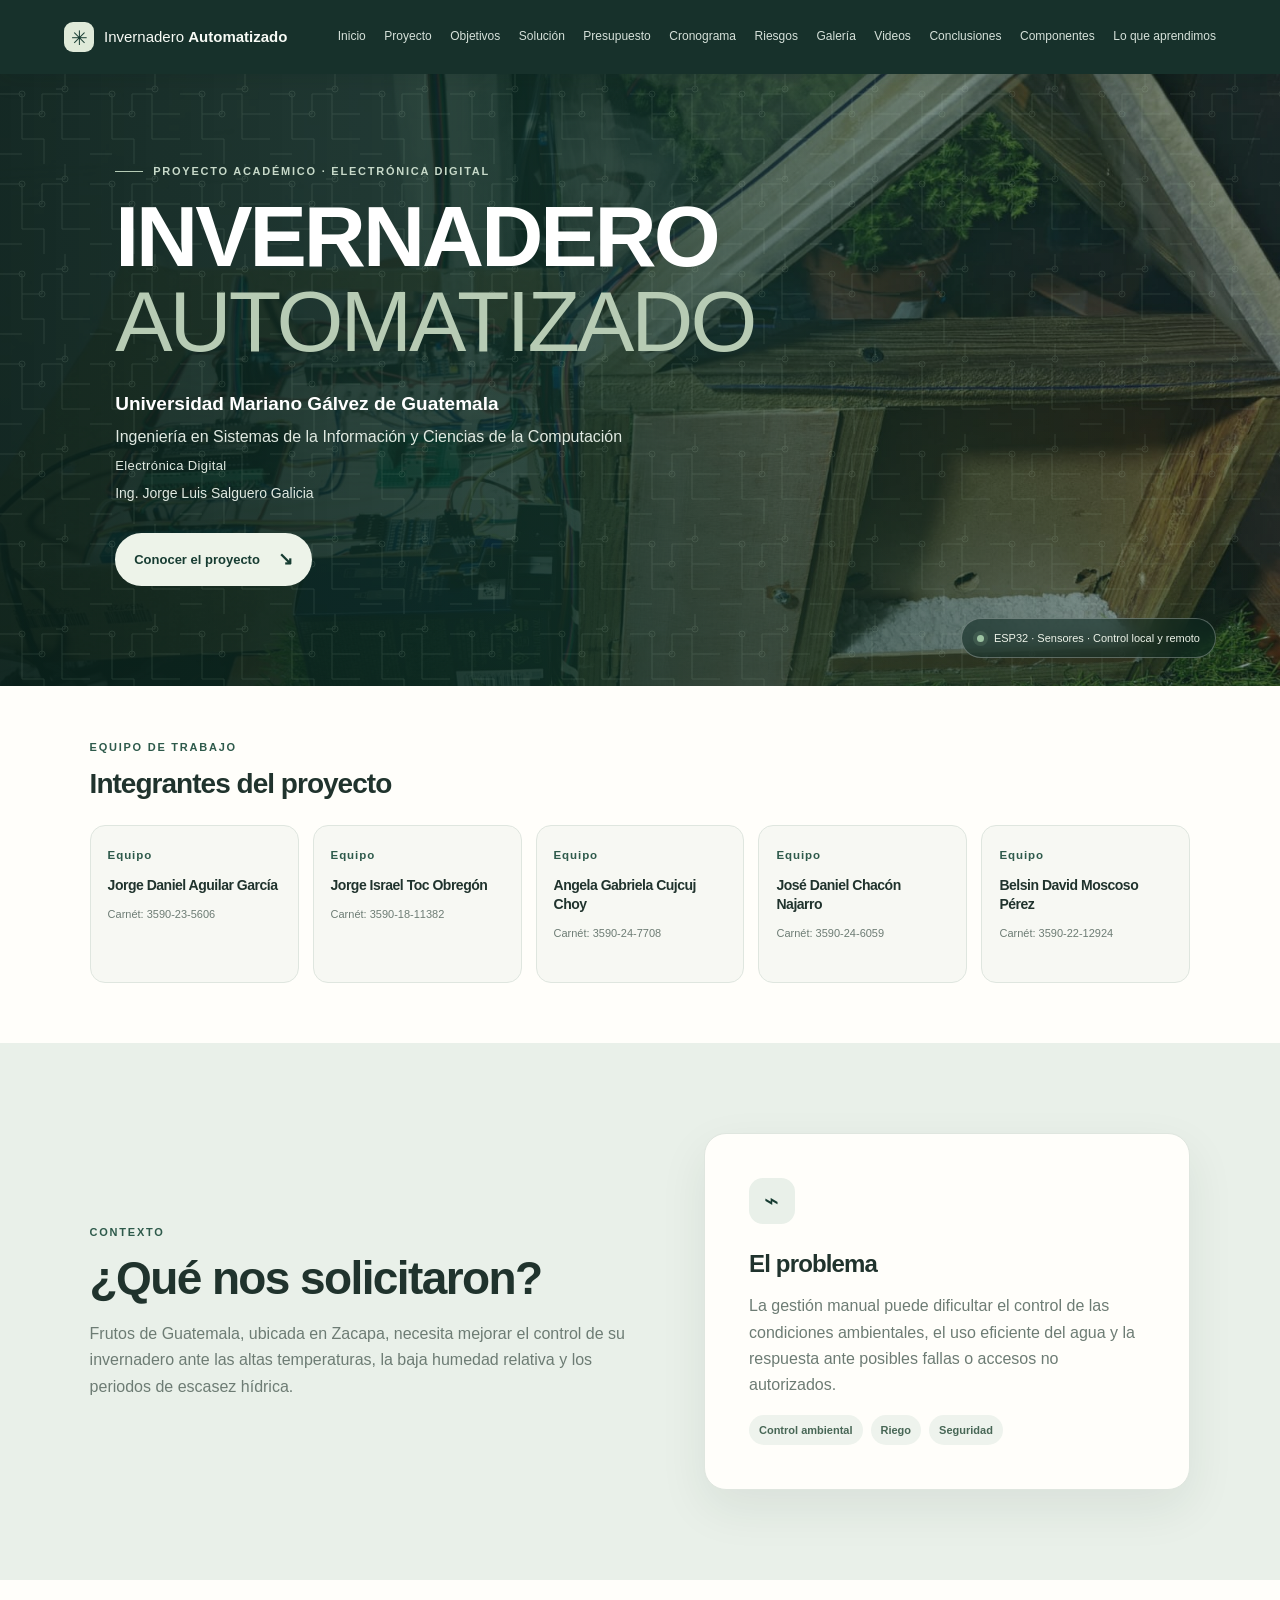
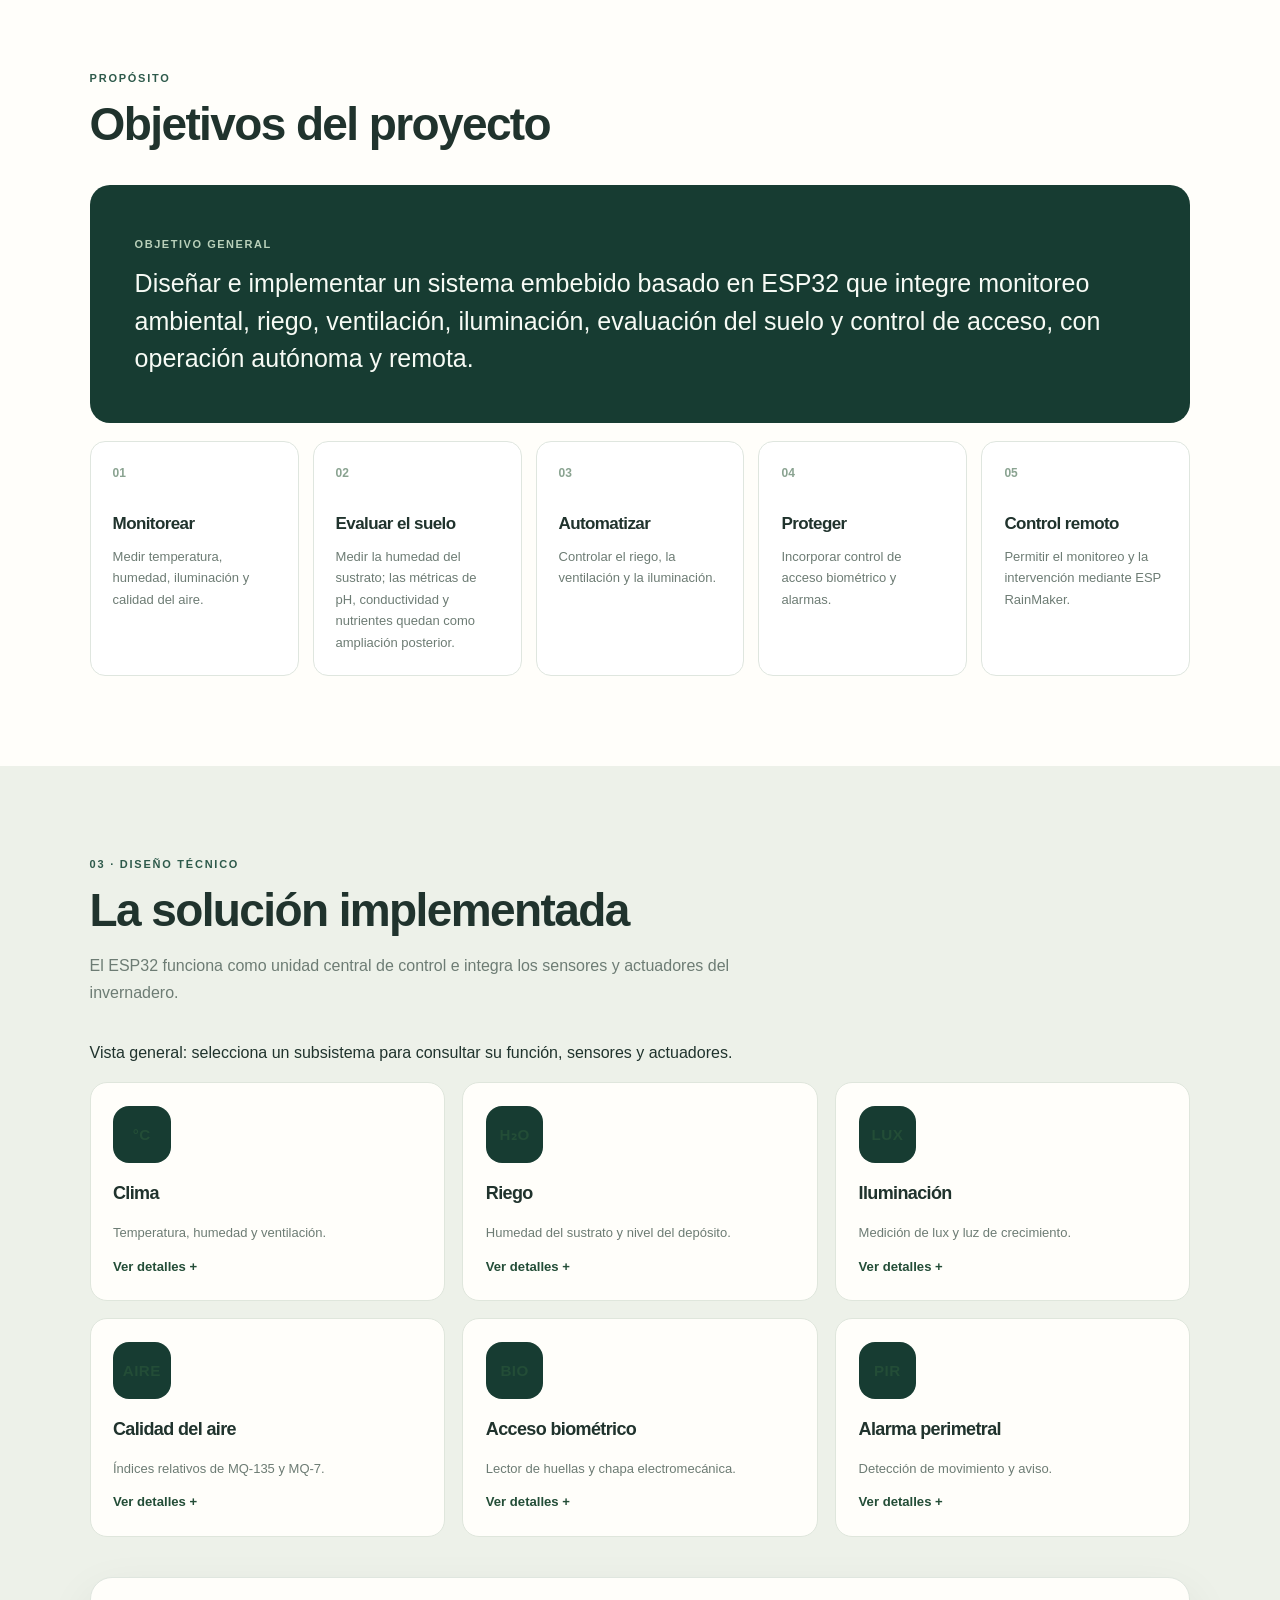
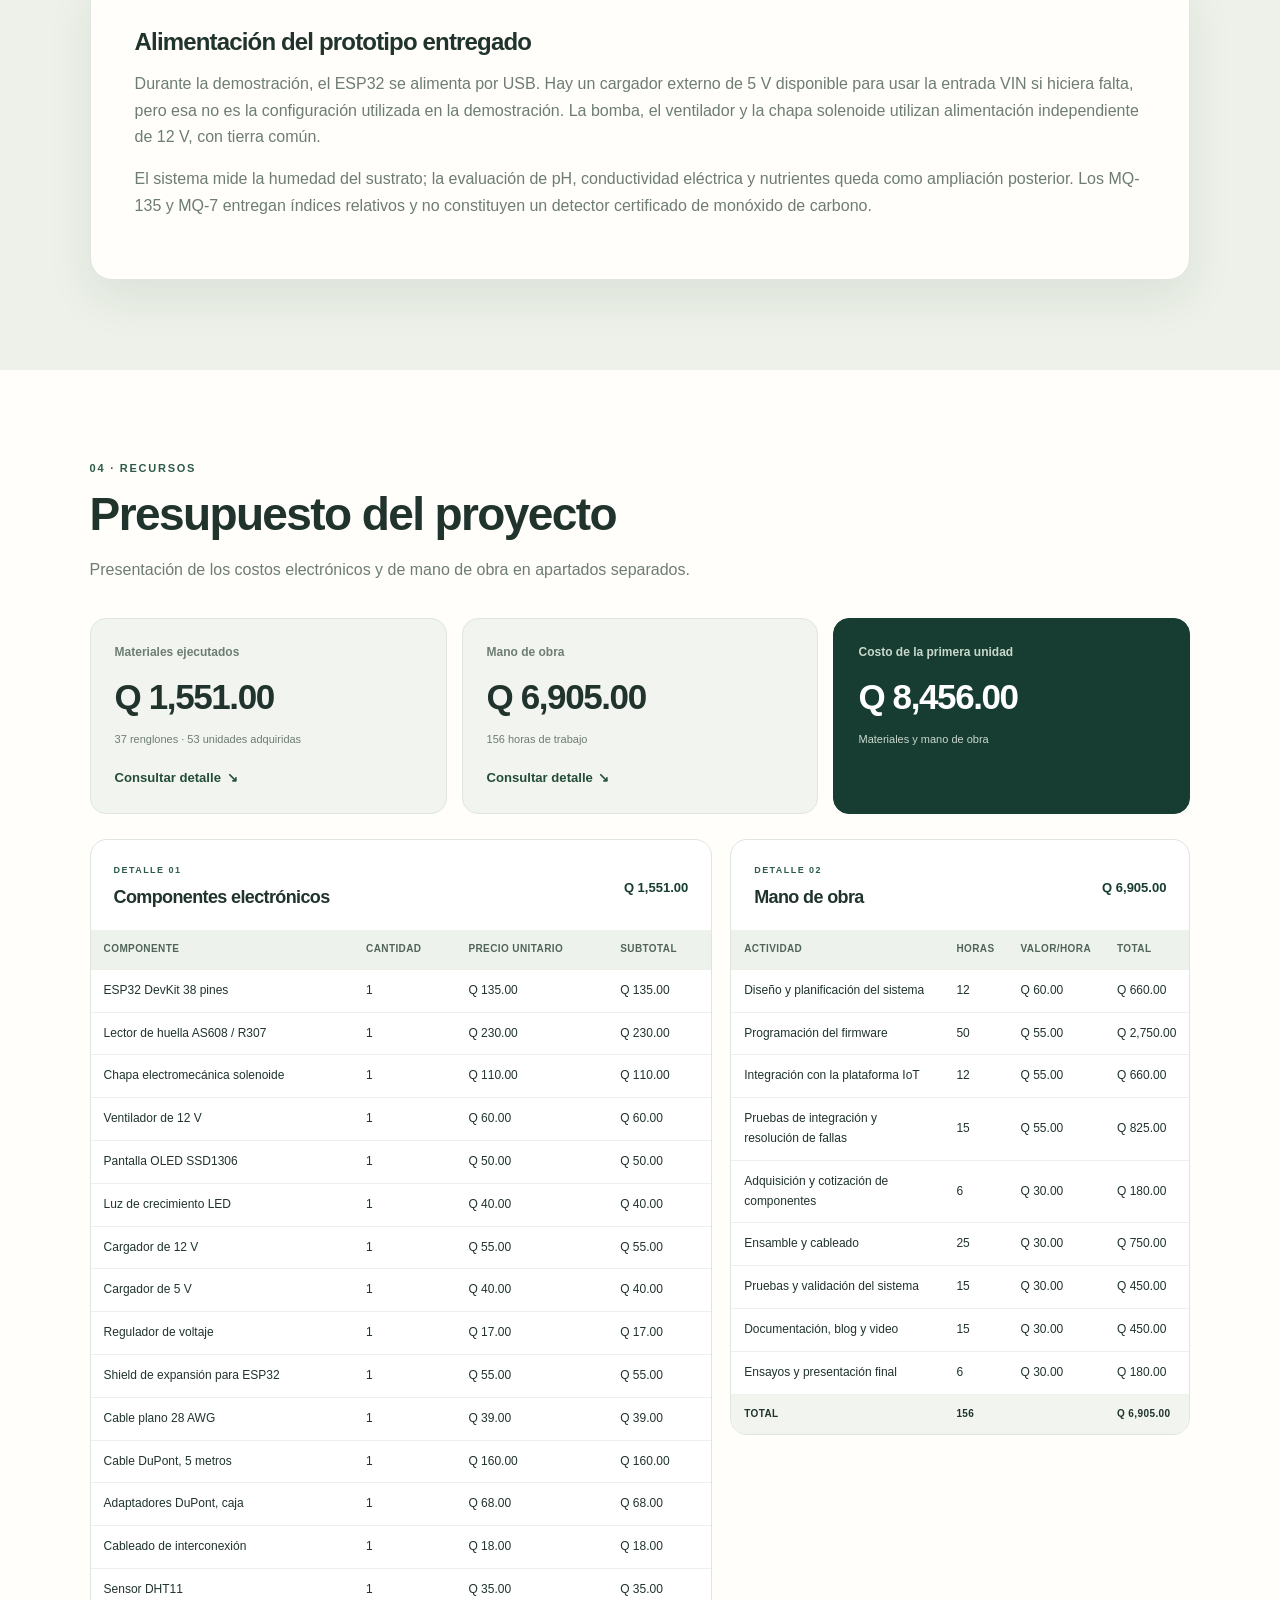
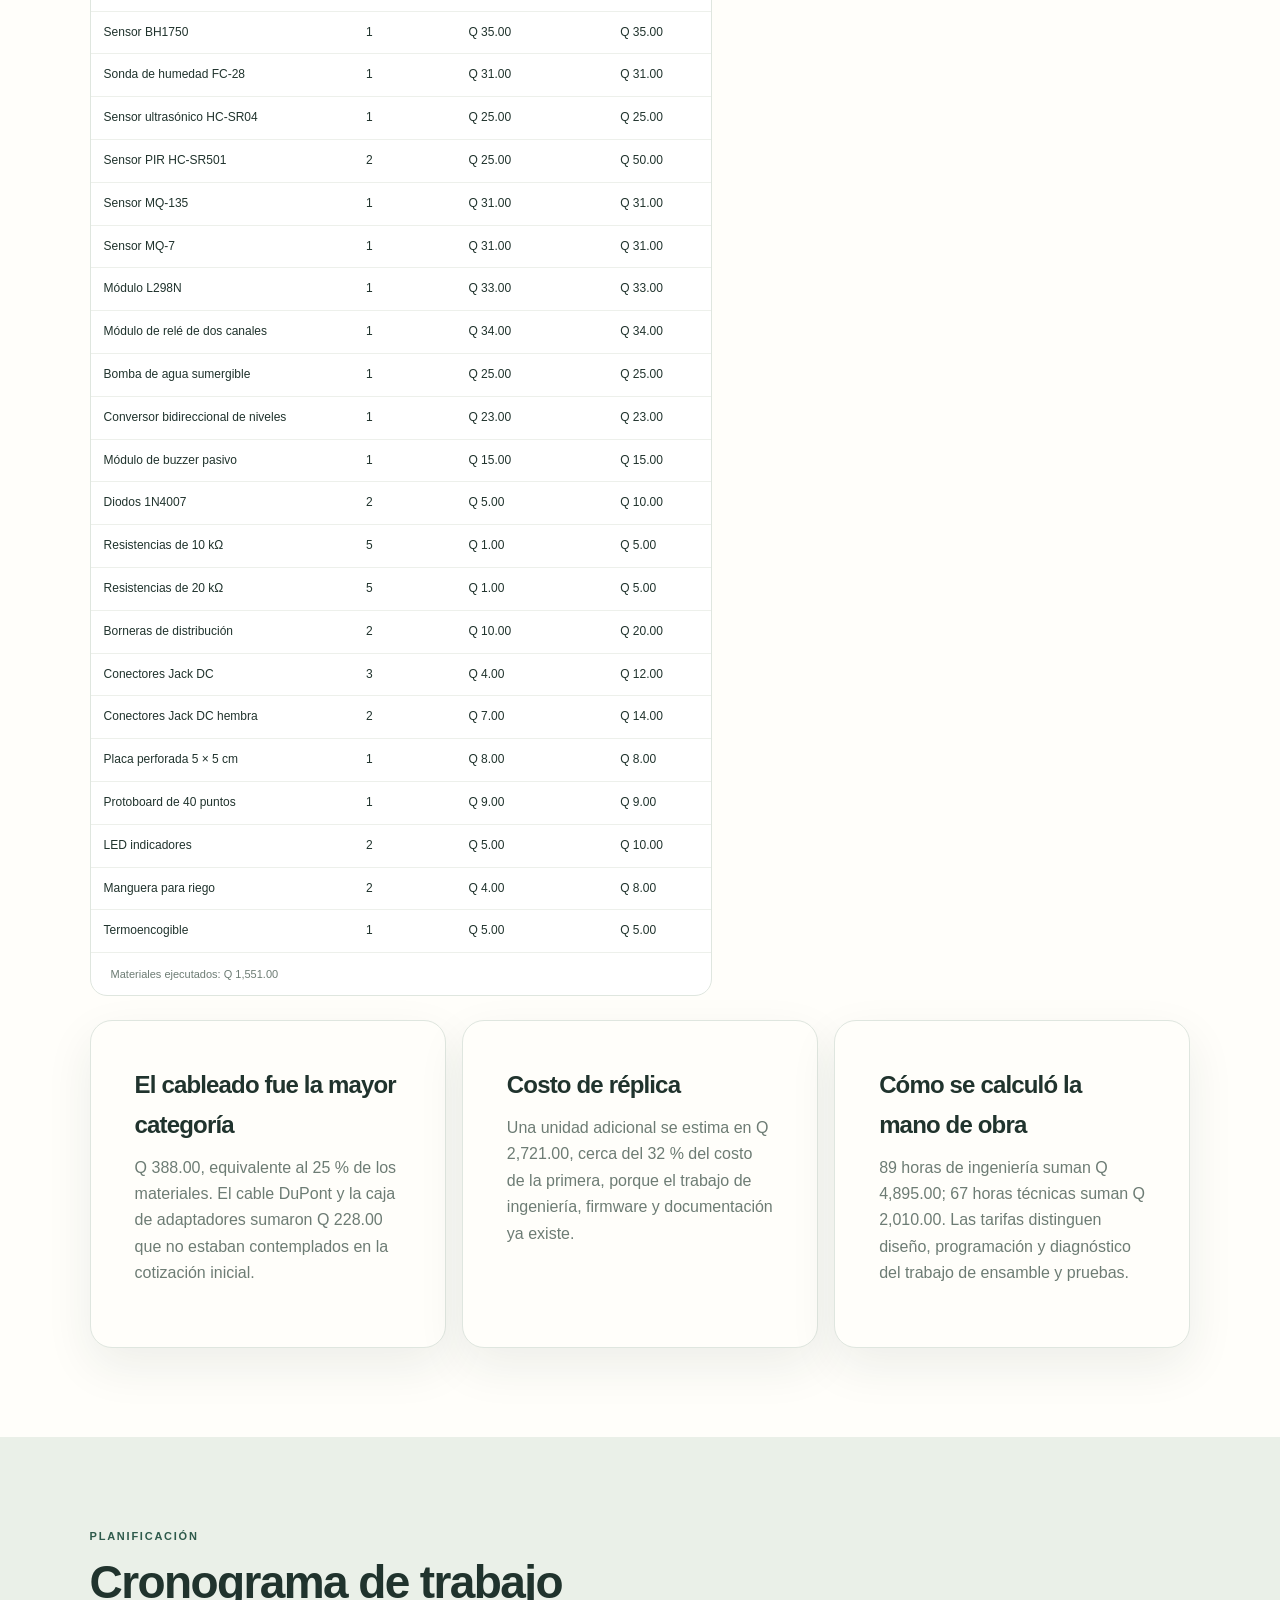
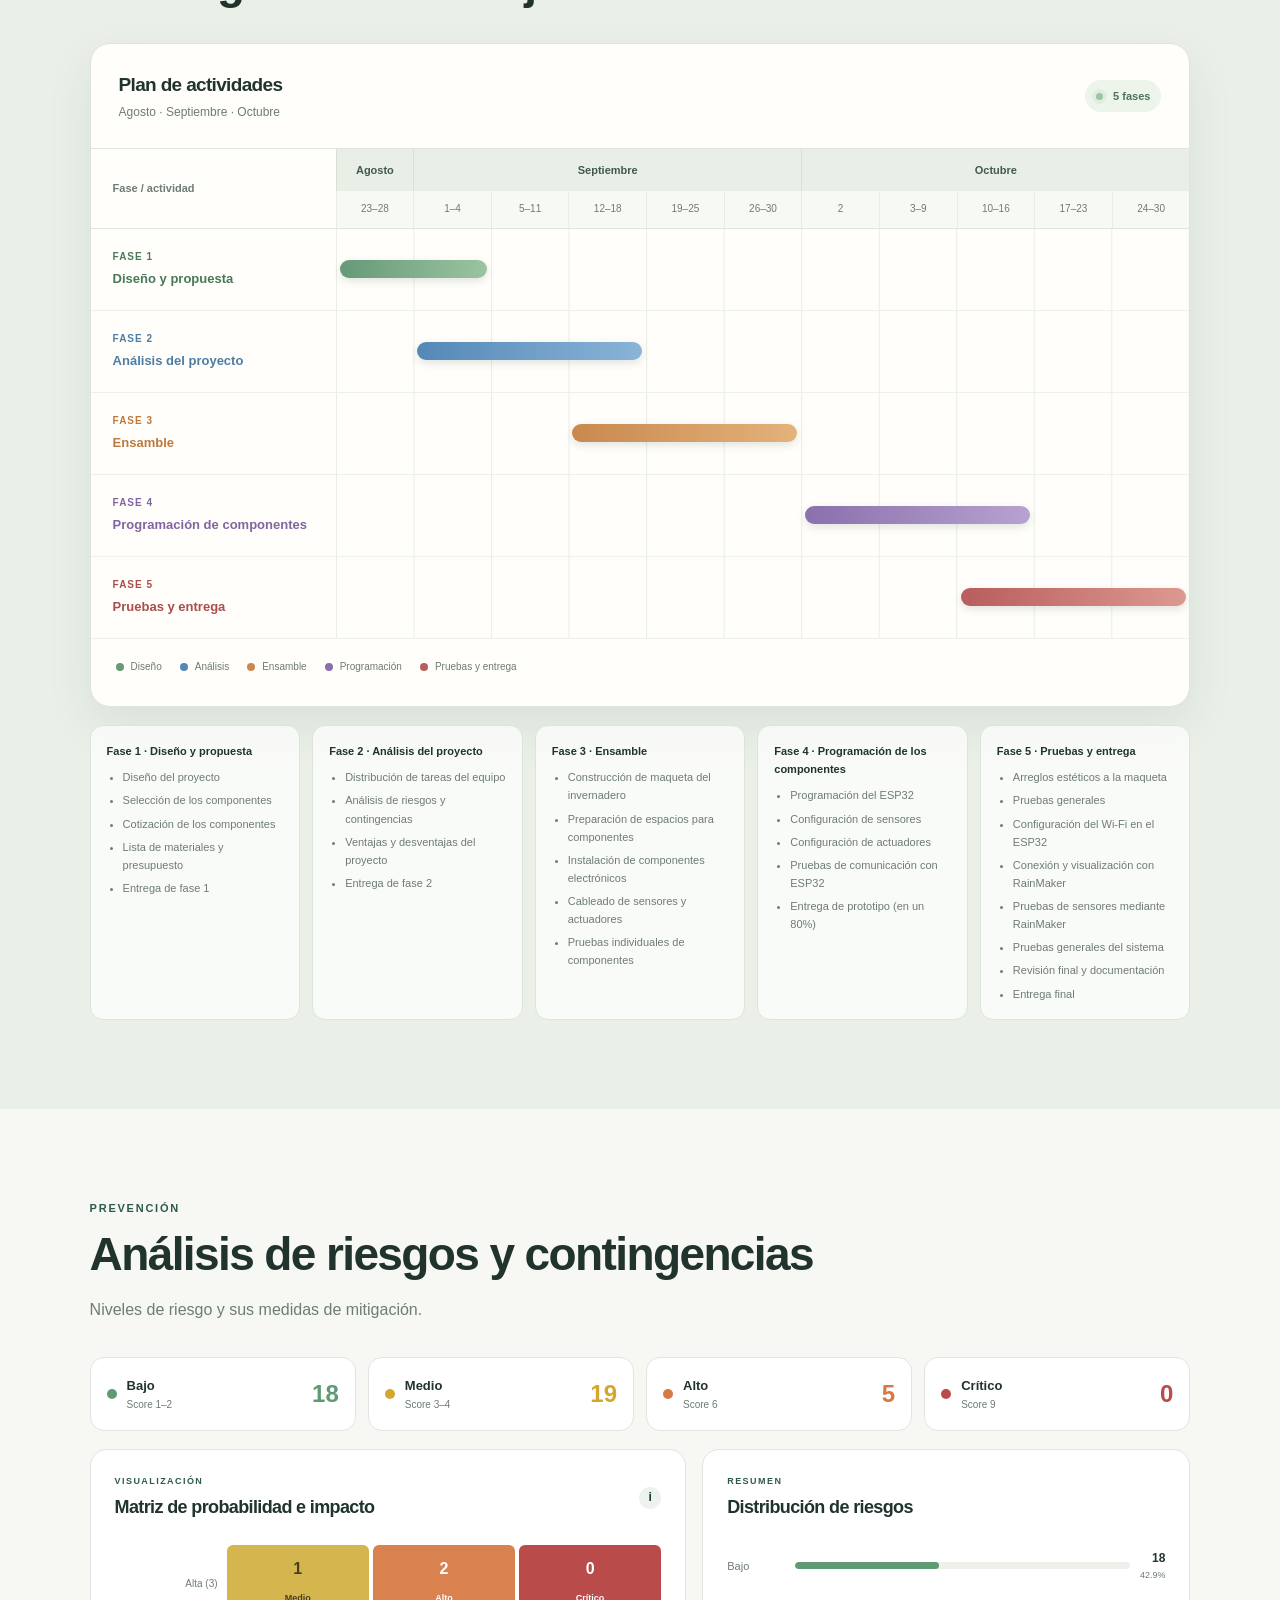
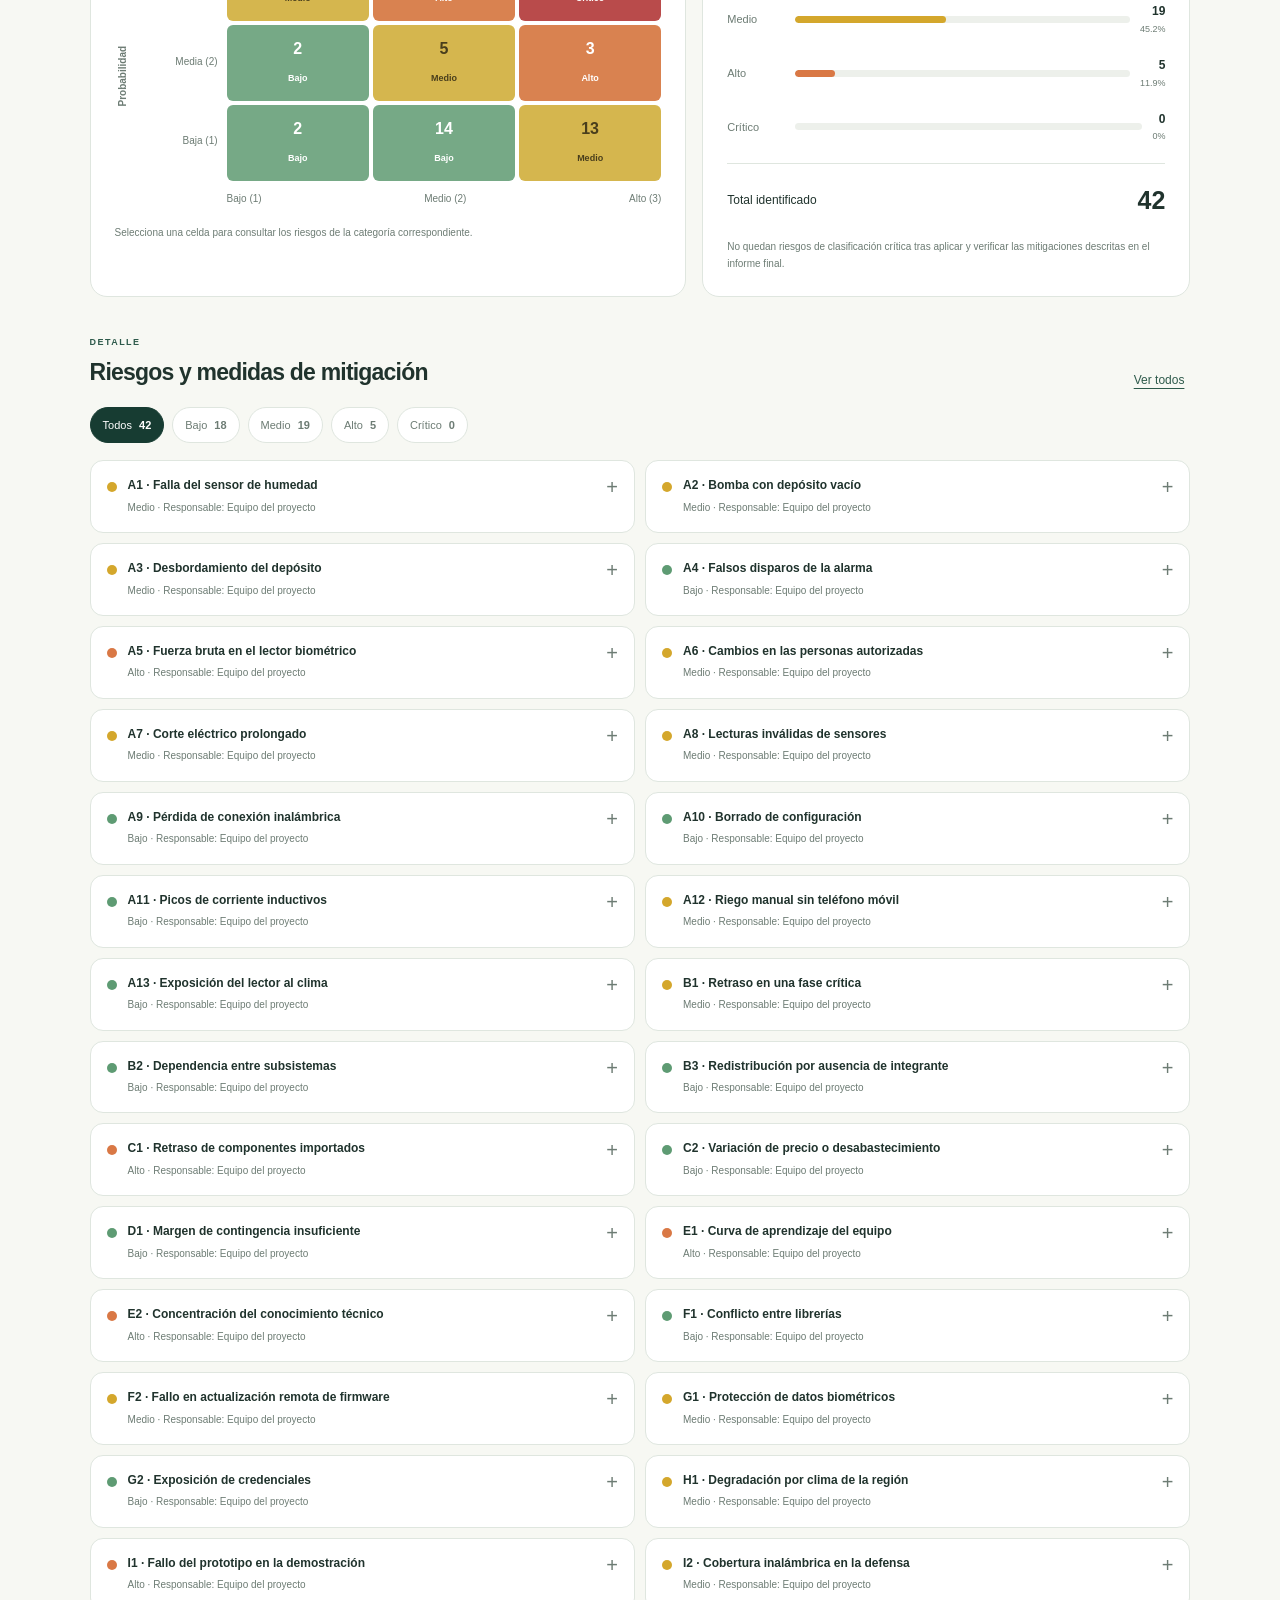
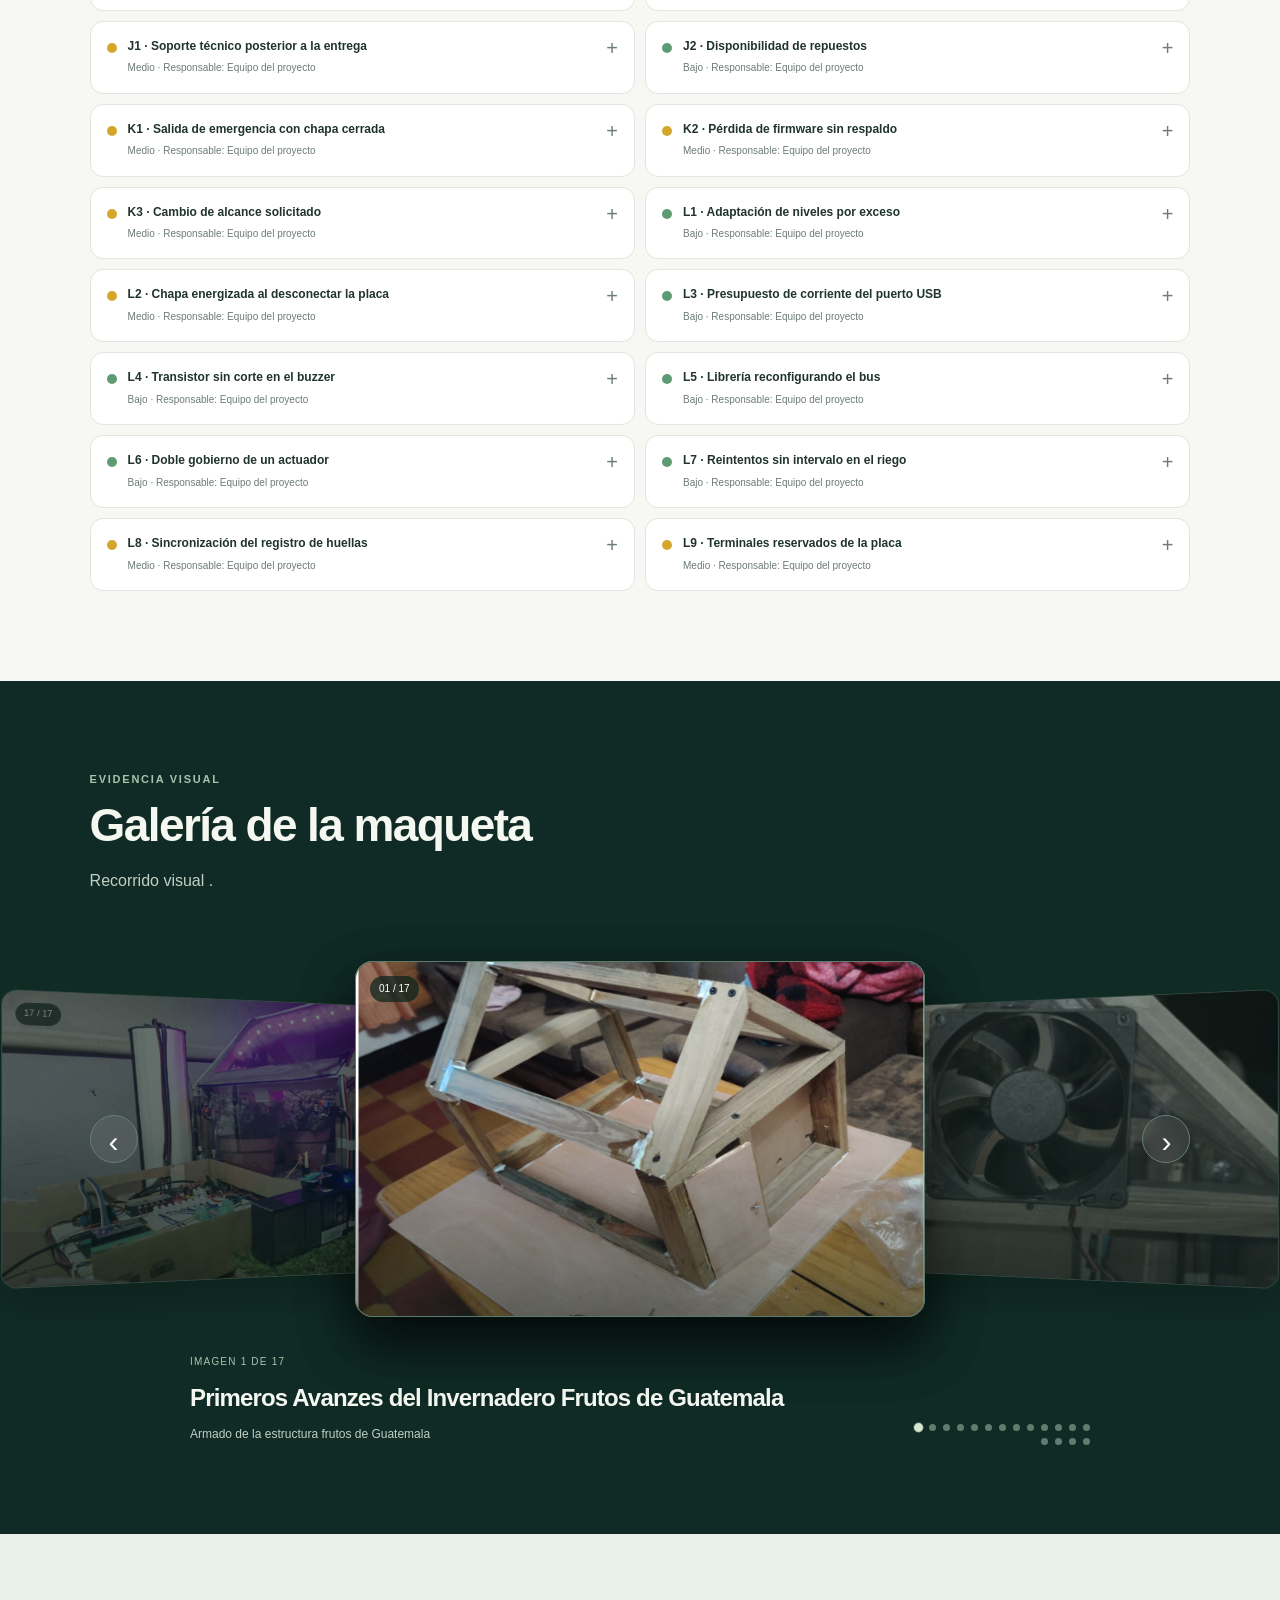
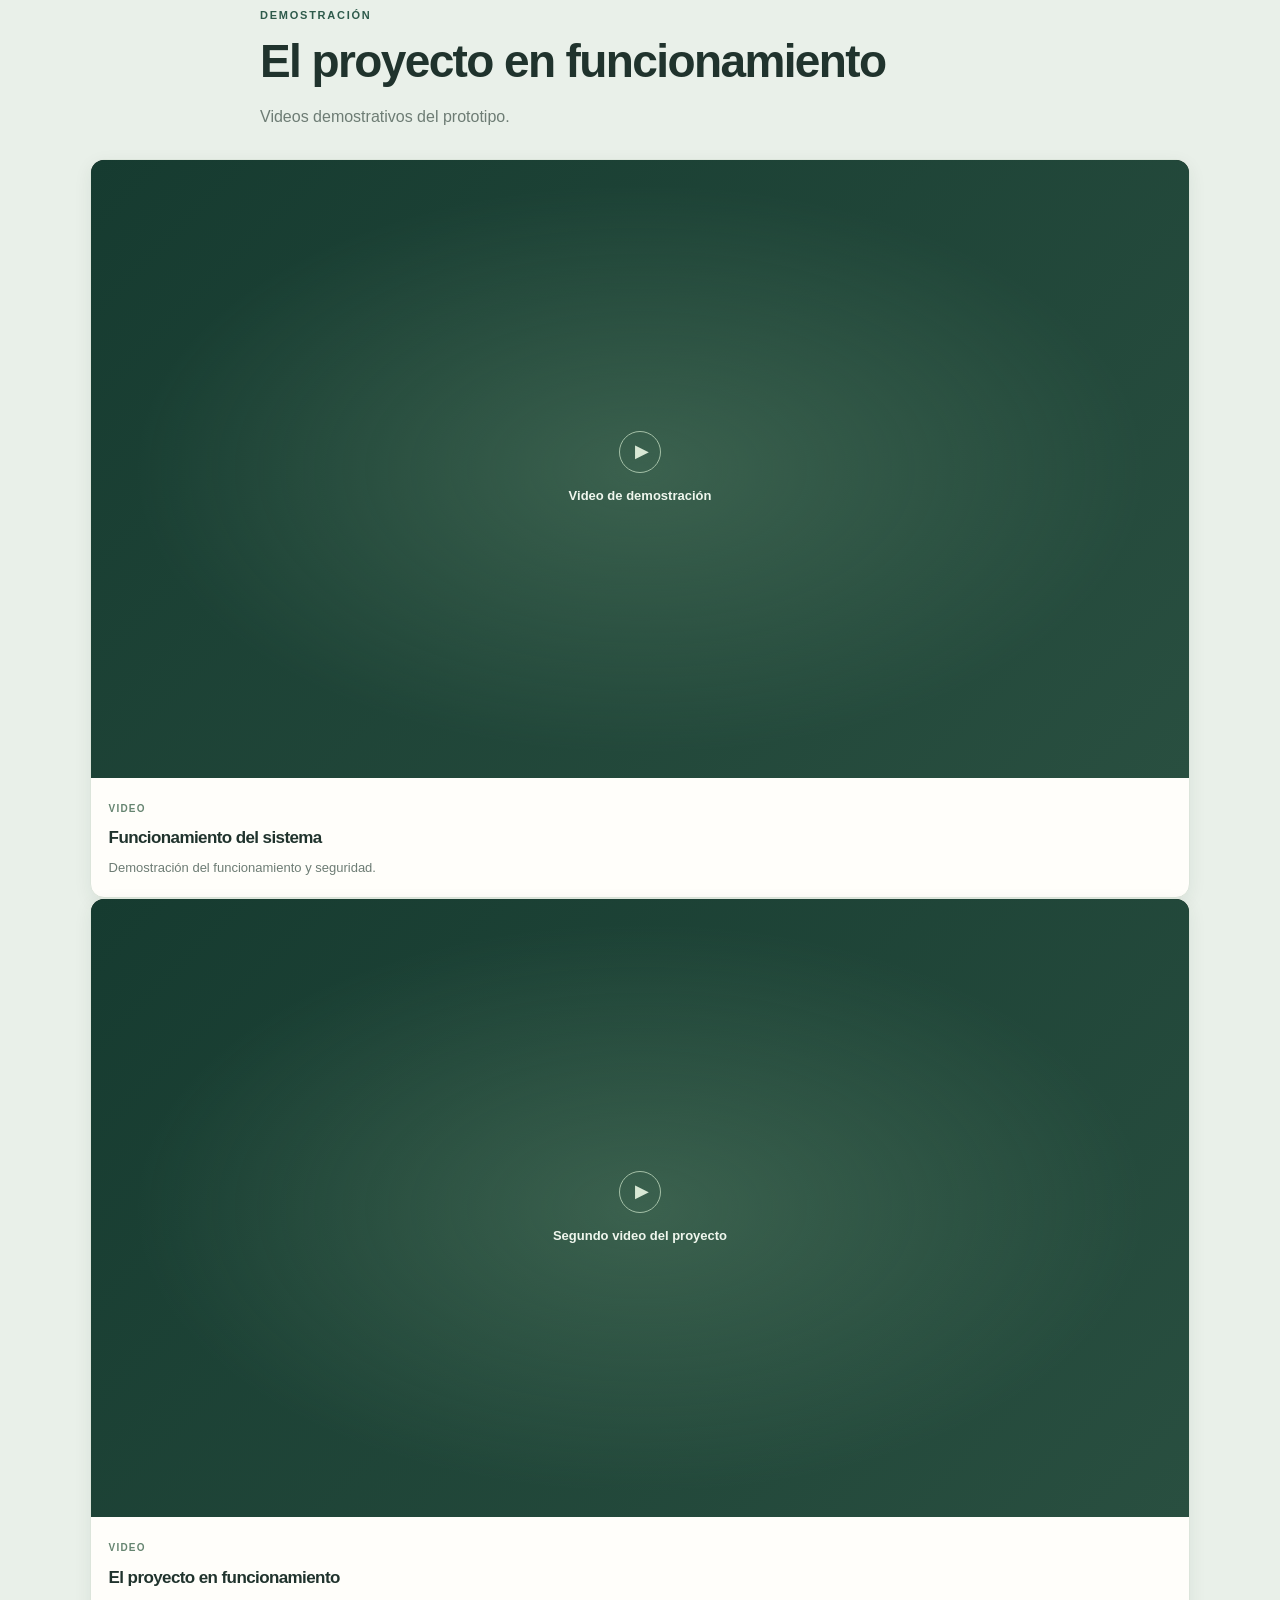
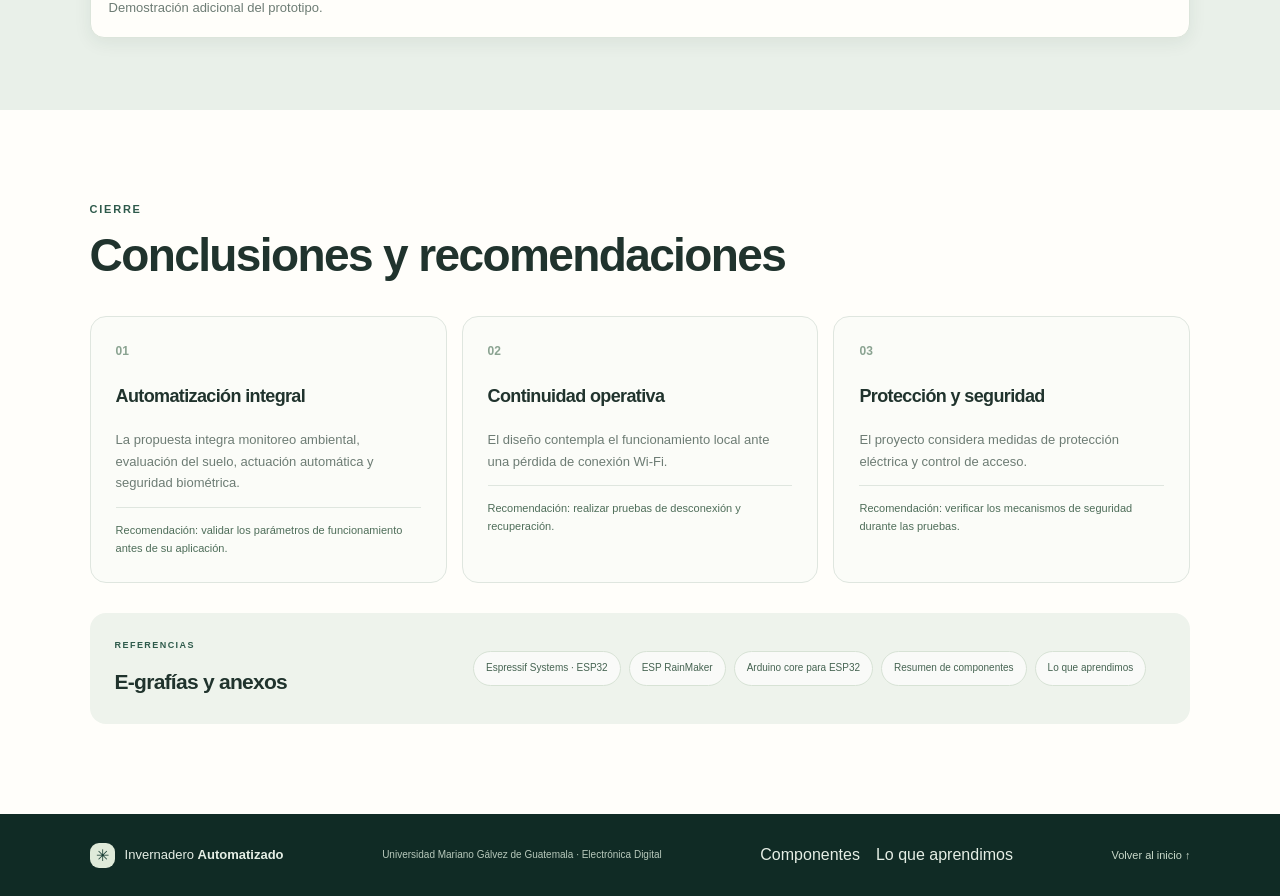
<file: index.html>
<!DOCTYPE html>
<html lang="es">
<head>
  <meta charset="UTF-8">
  <meta name="viewport" content="width=device-width, initial-scale=1.0">
  <meta name="description" content="Proyecto académico Invernadero Automatizado de la Universidad Mariano Gálvez de Guatemala.">
  <title>Invernadero Automatizado</title>
  <!-- Tipografía del sistema: sin dependencias externas. -->

  <!-- Estilos: primero el original, después las mejoras -->
  <link rel="stylesheet" href="style.css">
  <link rel="stylesheet" href="mejoras.css">
  <link rel="stylesheet" href="galeria.css">
</head>

<body>

  <!-- MENÚ PRINCIPAL -->
  <header class="site-header">
    <a class="brand" href="#inicio">
      <span class="brand-mark">✳</span>
      <span>Invernadero <b>Automatizado</b></span>
    </a>

    <button class="menu-toggle" id="menuToggle" aria-label="Abrir menú" aria-expanded="false">☰</button>

    <nav class="main-nav" id="mainNav">
      <a href="#inicio">Inicio</a>
      <a href="#proyecto">Proyecto</a>
      <a href="#objetivos">Objetivos</a>
      <a href="#solucion">Solución</a>
      <a href="#presupuesto">Presupuesto</a>
      <a href="#cronograma">Cronograma</a>
      <a href="#riesgos">Riesgos</a>
      <a href="#galeria">Galería</a>
      <a href="#videos">Videos</a>
      <a href="#conclusiones">Conclusiones</a>
      <a href="componentes.html">Componentes</a>
      <a href="aprendimos.html">Lo que aprendimos</a>
    </nav>
  </header>

  <main>

    <!-- PORTADA -->
    <section class="hero" id="inicio">
      <div class="hero-shade"></div>

      <div class="hero-content">
        <p class="eyebrow">
          <span class="eyebrow-line"></span>
          Proyecto académico · Electrónica Digital
        </p>

        <h1>
          Invernadero<br>
          <span>Automatizado</span>
        </h1>

        <p class="university">Universidad Mariano Gálvez de Guatemala</p>
        <p class="degree">Ingeniería en Sistemas de la Información y Ciencias de la Computación</p>
        <p class="course">Electrónica Digital</p>
        <p class="teacher">Ing. Jorge Luis Salguero Galicia</p>

        <a class="button button-light" href="#proyecto">
          Conocer el proyecto <span>↘</span>
        </a>
      </div>

      <div class="hero-note">
        <span class="pulse"></span>
        ESP32 · Sensores · Control local y remoto
      </div>
    </section>

    <!-- INTEGRANTES -->
    <section class="section team-section">
      <div class="section-heading compact">
        <p class="eyebrow">Equipo de trabajo</p>
        <h2>Integrantes del proyecto</h2>
      </div>

      <div class="team-grid">
        <article class="team-card"><span class="team-number" aria-hidden="true">Equipo</span><h3>Jorge Daniel Aguilar García</h3><p>Carnét: 3590-23-5606</p></article>
        <article class="team-card"><span class="team-number" aria-hidden="true">Equipo</span><h3>Jorge Israel Toc Obregón</h3><p>Carnét: 3590-18-11382</p></article>
        <article class="team-card"><span class="team-number" aria-hidden="true">Equipo</span><h3>Angela Gabriela Cujcuj Choy</h3><p>Carnét: 3590-24-7708</p></article>
        <article class="team-card"><span class="team-number" aria-hidden="true">Equipo</span><h3>José Daniel Chacón Najarro</h3><p>Carnét: 3590-24-6059</p></article>
        <article class="team-card"><span class="team-number" aria-hidden="true">Equipo</span><h3>Belsin David Moscoso Pérez</h3><p>Carnét: 3590-22-12924</p></article>
      </div>
    </section>

    <!-- DESCRIPCIÓN DEL PROYECTO -->
    <section class="section section-grid" id="proyecto">
      <div class="section-heading">
        <p class="eyebrow"> Contexto</p>
        <h2>¿Qué nos solicitaron?</h2>
        <p>
          Frutos de Guatemala, ubicada en Zacapa, necesita mejorar
          el control de su invernadero ante las altas temperaturas,
          la baja humedad relativa y los periodos de escasez hídrica.
        </p>
      </div>

      <div class="content-panel">
        <div class="panel-icon">⌁</div>
        <h3>El problema</h3>
        <p>
          La gestión manual puede dificultar el control de las
          condiciones ambientales, el uso eficiente del agua y
          la respuesta ante posibles fallas o accesos no autorizados.
        </p>
        <div class="tag-row">
          <span>Control ambiental</span>
          <span>Riego</span>
          <span>Seguridad</span>
        </div>
      </div>
    </section>

    <!-- OBJETIVOS -->
    <section class="section objectives-section" id="objetivos">
      <div class="section-heading">
        <p class="eyebrow"> Propósito</p>
        <h2>Objetivos del proyecto</h2>
      </div>

      <div class="objective-feature">
        <span class="feature-label">Objetivo general</span>
        <p>
          Diseñar e implementar un sistema embebido basado en ESP32
          que integre monitoreo ambiental, riego, ventilación,
          iluminación, evaluación del suelo y control de acceso,
          con operación autónoma y remota.
        </p>
      </div>

      <div class="objective-grid">
        <article class="objective-card">
          <span>01</span>
          <h3>Monitorear</h3>
          <p>Medir temperatura, humedad, iluminación y calidad del aire.</p>
        </article>
        <article class="objective-card">
          <span>02</span>
          <h3>Evaluar el suelo</h3>
          <p>Medir la humedad del sustrato; las métricas de pH, conductividad y nutrientes quedan como ampliación posterior.</p>
        </article>
        <article class="objective-card">
          <span>03</span>
          <h3>Automatizar</h3>
          <p>Controlar el riego, la ventilación y la iluminación.</p>
        </article>
        <article class="objective-card">
          <span>04</span>
          <h3>Proteger</h3>
          <p>Incorporar control de acceso biométrico y alarmas.</p>
        </article>
        <article class="objective-card">
          <span>05</span>
          <h3>Control remoto</h3>
          <p>
            Permitir el monitoreo y la intervención mediante
            ESP RainMaker.
          </p>
        </article>
      </div>
    </section>

    <!-- SOLUCIÓN TÉCNICA -->
    <section class="section solution-section" id="solucion">
      <div class="section-heading">
        <p class="eyebrow">03 · Diseño técnico</p>
        <h2>La solución implementada</h2>
        <p>
          El ESP32 funciona como unidad central de control e integra
          los sensores y actuadores del invernadero.
        </p>
      </div>

      <p class="section-intro">Vista general: selecciona un subsistema para consultar su función, sensores y actuadores.</p>
      <div class="system-grid subsystem-overview">
        <a class="system-card" href="#clima"><div class="system-symbol" aria-hidden="true">°C</div><h3>Clima</h3><p>Temperatura, humedad y ventilación.</p></a>
        <a class="system-card" href="#riego"><div class="system-symbol" aria-hidden="true">H₂O</div><h3>Riego</h3><p>Humedad del sustrato y nivel del depósito.</p></a>
        <a class="system-card" href="#luz"><div class="system-symbol" aria-hidden="true">LUX</div><h3>Iluminación</h3><p>Medición de lux y luz de crecimiento.</p></a>
        <a class="system-card" href="#aire"><div class="system-symbol" aria-hidden="true">AIRE</div><h3>Calidad del aire</h3><p>Índices relativos de MQ-135 y MQ-7.</p></a>
        <a class="system-card" href="#acceso"><div class="system-symbol" aria-hidden="true">BIO</div><h3>Acceso biométrico</h3><p>Lector de huellas y chapa electromecánica.</p></a>
        <a class="system-card" href="#alarma"><div class="system-symbol" aria-hidden="true">PIR</div><h3>Alarma perimetral</h3><p>Detección de movimiento y aviso.</p></a>
      </div>

      <div class="system-grid subsystem-grid">
        <article class="system-card" id="clima">
          <div class="system-symbol" aria-hidden="true">01</div>
          <h3>Clima y ventilación</h3>
          <p>DHT11 mide temperatura y humedad relativa. El ventilador se gobierna con histéresis y comparte una única decisión con la vigilancia de calidad del aire.</p>
          <small class="component-used"><b>Componentes utilizados</b> · DHT11 · L298N · Ventilador</small>
        </article>
        <article class="system-card" id="riego">
          <div class="system-symbol" aria-hidden="true">02</div>
          <h3>Riego por pulsos</h3>
          <p>La sonda FC-28 mide la humedad del sustrato y el HC-SR04 verifica el nivel del depósito antes de permitir el riego.</p>
          <small class="component-used"><b>Componentes utilizados</b> · FC-28 · HC-SR04 · Bomba</small>
        </article>
        <article class="system-card" id="luz">
          <div class="system-symbol" aria-hidden="true">03</div>
          <h3>Iluminación de cultivo</h3>
          <p>El BH1750 mide la iluminancia en lux y permite activar la luz de crecimiento cuando la iluminación baja del umbral configurado.</p>
          <small class="component-used"><b>Componentes utilizados</b> · BH1750 · Relé · Tira LED</small>
        </article>
        <article class="system-card" id="aire">
          <div class="system-symbol" aria-hidden="true">04</div>
          <h3>Calidad del aire</h3>
          <p>MQ-135 y MQ-7 entregan índices relativos. Sus señales analógicas pasan por divisores resistivos hacia GPIO 34 y GPIO 35.</p>
          <small class="component-used"><b>Componentes utilizados</b> · MQ-135 · MQ-7 · Ventilador</small>
        </article>
        <article class="system-card" id="acceso">
          <div class="system-symbol" aria-hidden="true">05</div>
          <h3>Acceso biométrico</h3>
          <p>El lector AS608/R307 compara huellas en su propio módulo y controla la chapa electromecánica. La plantilla biométrica no sale del lector.</p>
          <small class="component-used"><b>Componentes utilizados</b> · AS608/R307 · OLED · Relé · Chapa solenoide</small>
        </article>
        <article class="system-card" id="alarma">
          <div class="system-symbol" aria-hidden="true">06</div>
          <h3>Alarma perimetral</h3>
          <p>El PIR requiere tres detecciones separadas al menos 15 segundos dentro de una ventana de 60 segundos, tras 60 segundos de estabilización.</p>
          <small class="component-used"><b>Componentes utilizados</b> · HC-SR501 · Buzzer</small>
        </article>
      </div>
      <p class="source-note"></p>
      <div class="content-panel power-note"><h3>Alimentación del prototipo entregado</h3><p>Durante la demostración, el ESP32 se alimenta por USB. Hay un cargador externo de 5 V disponible para usar la entrada VIN si hiciera falta, pero esa no es la configuración utilizada en la demostración. La bomba, el ventilador y la chapa solenoide utilizan alimentación independiente de 12 V, con tierra común.</p><p>El sistema mide la humedad del sustrato; la evaluación de pH, conductividad eléctrica y nutrientes queda como ampliación posterior. Los MQ-135 y MQ-7 entregan índices relativos y no constituyen un detector certificado de monóxido de carbono.</p></div>
    </section>

    <!-- PRESUPUESTO -->
    <section class="section budget-section" id="presupuesto">
      <div class="section-heading">
        <p class="eyebrow">04 · Recursos</p>
        <h2>Presupuesto del proyecto</h2>
        <p>
          Presentación de los costos electrónicos y de mano de obra
          en apartados separados.
        </p>
      </div>

      <div class="budget-summary">
        <a class="metric-card metric-link" href="#materials-budget" aria-label="Ver tabla de costos de materiales">
          <span class="metric-label">Materiales ejecutados</span>
          <strong>Q 1,551.00</strong>
          <small>37 renglones · 53 unidades adquiridas</small>
          <span class="metric-action">Consultar detalle <span aria-hidden="true">↘</span></span>
        </a>
        <a class="metric-card metric-link" href="#labor-budget" aria-label="Ver tabla de costos de mano de obra">
          <span class="metric-label">Mano de obra</span>
          <strong>Q 6,905.00</strong>
          <small>156 horas de trabajo</small>
          <span class="metric-action">Consultar detalle <span aria-hidden="true">↘</span></span>
        </a>
        <article class="metric-card metric-dark">
          <span class="metric-label">Costo de la primera unidad</span>
          <strong>Q 8,456.00</strong>
          <small>Materiales y mano de obra</small>
        </article>
      </div>

      <div class="budget-columns">

        <div class="table-card" id="materials-budget">
          <div class="table-heading">
            <div>
              <p class="eyebrow">Detalle 01</p>
              <h3>Componentes electrónicos</h3>
            </div>
            <span class="table-total">Q 1,551.00</span>
          </div>

          <div class="table-scroll">
            <table>
              <thead>
                <tr>
                  <th>Componente</th>
                  <th>Cantidad</th>
                  <th>Precio unitario</th>
                  <th>Subtotal</th>
                </tr>
              </thead>
              <tbody id="materialsTable">
                <!-- JavaScript genera las filas del presupuesto. -->
              </tbody>
            </table>
          </div>

          <p class="table-note">Materiales ejecutados: Q 1,551.00</p>
        </div>

        <div class="table-card labor-card" id="labor-budget">
          <div class="table-heading">
            <div>
              <p class="eyebrow">Detalle 02</p>
              <h3>Mano de obra</h3>
            </div>
            <span class="table-total">Q 6,905.00</span>
          </div>

          <div class="table-scroll">
            <table>
              <thead>
                <tr>
                  <th>Actividad</th>
                  <th>Horas</th>
                  <th>Valor/hora</th>
                  <th>Total</th>
                </tr>
              </thead>
              <tbody id="laborTable">
                <tr><td>Diseño y planificación del sistema</td><td>12</td><td>Q 60.00</td><td>Q 660.00</td></tr>
                <tr><td>Programación del firmware</td><td>50</td><td>Q 55.00</td><td>Q 2,750.00</td></tr>
                <tr><td>Integración con la plataforma IoT</td><td>12</td><td>Q 55.00</td><td>Q 660.00</td></tr>
                <tr><td>Pruebas de integración y resolución de fallas</td><td>15</td><td>Q 55.00</td><td>Q 825.00</td></tr>
                <tr><td>Adquisición y cotización de componentes</td><td>6</td><td>Q 30.00</td><td>Q 180.00</td></tr>
                <tr><td>Ensamble y cableado</td><td>25</td><td>Q 30.00</td><td>Q 750.00</td></tr>
                <tr><td>Pruebas y validación del sistema</td><td>15</td><td>Q 30.00</td><td>Q 450.00</td></tr>
                <tr><td>Documentación, blog y video</td><td>15</td><td>Q 30.00</td><td>Q 450.00</td></tr>
                <tr><td>Ensayos y presentación final</td><td>6</td><td>Q 30.00</td><td>Q 180.00</td></tr>
              </tbody>
              <tfoot>
                <tr>
                  <th>Total</th>
                  <th>156</th>
                  <th></th>
                  <th>Q 6,905.00</th>
                </tr>
              </tfoot>
            </table>
          </div>
        </div>

      </div>
      <div class="budget-insights">
        <article class="content-panel"><h3>El cableado fue la mayor categoría</h3><p>Q 388.00, equivalente al 25 % de los materiales. El cable DuPont y la caja de adaptadores sumaron Q 228.00 que no estaban contemplados en la cotización inicial.</p></article>
        <article class="content-panel"><h3>Costo de réplica</h3><p>Una unidad adicional se estima en Q 2,721.00, cerca del 32 % del costo de la primera, porque el trabajo de ingeniería, firmware y documentación ya existe.</p></article>
        <article class="content-panel"><h3>Cómo se calculó la mano de obra</h3><p>89 horas de ingeniería suman Q 4,895.00; 67 horas técnicas suman Q 2,010.00. Las tarifas distinguen diseño, programación y diagnóstico del trabajo de ensamble y pruebas.</p></article>
      </div>
    </section>

    <!-- CRONOGRAMA GANTT -->
    <section class="section gantt-section" id="cronograma">
      <div class="section-heading">
        <p class="eyebrow">Planificación</p>
        <h2>Cronograma de trabajo</h2>
        <p>
        </p>
      </div>

      <div class="gantt-card">

        <div class="gantt-toolbar">
          <div>
            <h3>Plan de actividades</h3>
            <p>Agosto · Septiembre · Octubre</p>
          </div>
          <span class="gantt-badge">
            <span class="pulse"></span>
            5 fases
          </span>
        </div>

        <div class="gantt-scroll">
          <div class="gantt-grid">

            <div class="gantt-corner">Fase / actividad</div>

            <div class="gantt-months">
              <span>Agosto</span>
              <span>Septiembre</span>
              <span>Octubre</span>
            </div>

            <div class="gantt-periods">
              <span>23–28</span>
              <span>1–4</span>
              <span>5–11</span>
              <span>12–18</span>
              <span>19–25</span>
              <span>26–30</span>
              <span>2</span>
              <span>3–9</span>
              <span>10–16</span>
              <span>17–23</span>
              <span>24–30</span>
            </div>

            <div class="gantt-phase phase-one">
              <b>FASE 1</b>
              <span>Diseño y propuesta</span>
            </div>
            <div class="gantt-track">
              <i class="gantt-bar bar-one" style="--start:0;--span:2" title="Diseño y propuesta"></i>
            </div>

            <div class="gantt-phase phase-two">
              <b>FASE 2</b>
              <span>Análisis del proyecto</span>
            </div>
            <div class="gantt-track">
              <i class="gantt-bar bar-two" style="--start:1;--span:3" title="Análisis del proyecto"></i>
            </div>

            <div class="gantt-phase phase-three">
              <b>FASE 3</b>
              <span>Ensamble</span>
            </div>
            <div class="gantt-track">
              <i class="gantt-bar bar-three" style="--start:3;--span:3" title="Ensamble"></i>
            </div>

            <div class="gantt-phase phase-four">
              <b>FASE 4</b>
              <span>Programación de componentes</span>
            </div>
            <div class="gantt-track">
              <i class="gantt-bar bar-four" style="--start:6;--span:3" title="Programación de componentes"></i>
            </div>

            <div class="gantt-phase phase-five">
              <b>FASE 5</b>
              <span>Pruebas y entrega</span>
            </div>
            <div class="gantt-track">
              <i class="gantt-bar bar-five" style="--start:8;--span:3" title="Pruebas y entrega"></i>
            </div>

          </div>
        </div>

        <div class="gantt-legend">
          <span><i class="legend-dot dot-one"></i> Diseño</span>
          <span><i class="legend-dot dot-two"></i> Análisis</span>
          <span><i class="legend-dot dot-three"></i> Ensamble</span>
          <span><i class="legend-dot dot-four"></i> Programación</span>
          <span><i class="legend-dot dot-five"></i> Pruebas y entrega</span>
        </div>

        <p class="source-note">
        </p>
      </div>

      <div class="phase-details" id="phaseDetails">
        <!-- JavaScript genera las actividades de cada fase. -->
      </div>
    </section>

    <!-- MATRIZ Y LISTADO DE RIESGOS -->
    <section class="section risks-section" id="riesgos">
      <div class="section-heading">
        <p class="eyebrow"> Prevención</p>
        <h2>Análisis de riesgos y contingencias</h2>
        <p>
          Niveles de riesgo y sus medidas de mitigación.
        </p>
      </div>

      <div class="risk-levels">
        <div class="risk-level risk-low"><span class="risk-dot"></span><div><b>Bajo</b><small>Score 1–2</small></div><strong>18</strong></div>
        <div class="risk-level risk-medium"><span class="risk-dot"></span><div><b>Medio</b><small>Score 3–4</small></div><strong>19</strong></div>
        <div class="risk-level risk-high"><span class="risk-dot"></span><div><b>Alto</b><small>Score 6</small></div><strong>5</strong></div>
        <div class="risk-level risk-critical"><span class="risk-dot"></span><div><b>Crítico</b><small>Score 9</small></div><strong>0</strong></div>
      </div>

      <div class="risk-dashboard">

        <div class="matrix-card">
          <div class="subheading">
            <div>
              <p class="eyebrow">Visualización</p>
              <h3>Matriz de probabilidad e impacto</h3>
            </div>
            <span class="info-mark" title="La matriz muestra cómo se relacionan la probabilidad y el impacto.">i</span>
          </div>

          <div class="matrix-wrap">
            <div class="y-axis">Probabilidad</div>

            <div class="matrix-main">
              <div class="matrix-ylabels">
                <span>Alta (3)</span>
                <span>Media (2)</span>
                <span>Baja (1)</span>
              </div>

              <div class="risk-matrix">
                <button class="matrix-cell cell-medium" data-risk-filter="medium" aria-label="Probabilidad alta, impacto bajo: 1 riesgo medio">1<br><small>Medio</small></button>
                <button class="matrix-cell cell-high" data-risk-filter="high" aria-label="Probabilidad alta, impacto medio: 2 riesgos altos">2<br><small>Alto</small></button>
                <button class="matrix-cell cell-critical" data-risk-filter="critical" aria-label="Probabilidad alta, impacto alto: cero riesgos críticos">0<br><small>Crítico</small></button>
                <button class="matrix-cell cell-low" data-risk-filter="low" aria-label="Probabilidad media, impacto bajo: 2 riesgos bajos">2<br><small>Bajo</small></button>
                <button class="matrix-cell cell-medium" data-risk-filter="medium" aria-label="Probabilidad media, impacto medio: 5 riesgos medios">5<br><small>Medio</small></button>
                <button class="matrix-cell cell-high" data-risk-filter="high" aria-label="Probabilidad media, impacto alto: 3 riesgos altos">3<br><small>Alto</small></button>
                <button class="matrix-cell cell-low" data-risk-filter="low" aria-label="Probabilidad baja, impacto bajo: 2 riesgos bajos">2<br><small>Bajo</small></button>
                <button class="matrix-cell cell-low" data-risk-filter="low" aria-label="Probabilidad baja, impacto medio: 14 riesgos bajos">14<br><small>Bajo</small></button>
                <button class="matrix-cell cell-medium" data-risk-filter="medium" aria-label="Probabilidad baja, impacto alto: 13 riesgos medios">13<br><small>Medio</small></button>
              </div>

              <div class="matrix-xlabels">
                <span>Bajo (1)</span>
                <span>Medio (2)</span>
                <span>Alto (3)</span>
              </div>
            </div>
          </div>

          <p class="matrix-caption">
            Selecciona una celda para consultar los riesgos
            de la categoría correspondiente.
          </p>
        </div>

        <div class="risk-stats">
          <div class="subheading"><div><p class="eyebrow">Resumen</p><h3>Distribución de riesgos</h3></div></div>
          <div class="stat-row"><span>Bajo</span><div class="stat-track"><i style="--value:42.9%;--stat-color:var(--risk-low)"></i></div><b>18 <small>42.9%</small></b></div>
          <div class="stat-row"><span>Medio</span><div class="stat-track"><i style="--value:45.2%;--stat-color:var(--risk-medium)"></i></div><b>19 <small>45.2%</small></b></div>
          <div class="stat-row"><span>Alto</span><div class="stat-track"><i style="--value:11.9%;--stat-color:var(--risk-high)"></i></div><b>5 <small>11.9%</small></b></div>
          <div class="stat-row"><span>Crítico</span><div class="stat-track"><i style="--value:0%;--stat-color:var(--risk-critical)"></i></div><b>0 <small>0%</small></b></div>
          <div class="risk-total"><span>Total identificado</span><strong>42</strong></div>
          <p class="matrix-caption">No quedan riesgos de clasificación crítica tras aplicar y verificar las mitigaciones descritas en el informe final.</p>
        </div>
      </div>

      <div class="risk-list-heading">
        <div>
          <p class="eyebrow">Detalle</p>
          <h3>Riesgos y medidas de mitigación</h3>
        </div>
        <button class="text-button" id="clearRiskFilter">Ver todos</button>
      </div>

      <div class="risk-filters" id="riskFilters">
        <button class="filter-chip active" data-filter="all">Todos <span>42</span></button>
        <button class="filter-chip" data-filter="low">Bajo <span>18</span></button>
        <button class="filter-chip" data-filter="medium">Medio <span>19</span></button>
        <button class="filter-chip" data-filter="high">Alto <span>5</span></button>
        <button class="filter-chip" data-filter="critical">Crítico <span>0</span></button>
      </div>

      <div class="risk-list" id="riskList">
        <!-- JavaScript genera las fichas de riesgos. -->
      </div>
    </section>

    <!-- GALERÍA TIPO RULETA  -->
    <section class="section gallery-section" id="galeria">
      <div class="section-heading">
        <p class="eyebrow"> Evidencia visual</p>
        <h2>Galería de la maqueta</h2>
        <p>Recorrido visual .</p>
      </div>

      <div class="roulette" id="roulette">

        <button class="roulette-arrow roulette-prev" id="galleryPrev" aria-label="Imagen anterior">‹</button>

        <div class="roulette-stage" id="rouletteStage" aria-live="polite">
          <figure class="roulette-slide" data-title="Primeros Avanzes del Invernadero Frutos de Guatemala" data-desc="Armado de la estructura frutos de Guatemala ">
            <img src="Fotos/Estructura.png" alt="Primeros Avanzes del Invernadero Frutos de Guatemala">
          </figure>
          <figure class="roulette-slide" data-title=" Integración de los Materiales" data-desc="Ventilador instalado en la parte superior de la pared trasera para extraer el aire caliente.">
            <img src="Fotos/ventilador.png" alt="Ventilador" loading="lazy">
          </figure>
          <figure class="roulette-slide" data-title="Integración de los Materiales" data-desc="Tira LED ubicada en la parte superior del techo a lo largo de la viga , con la luz dirigida hacia las plantas.">
            <img src="Fotos/tiraLed.png" alt="Tira LED " loading="lazy">
          </figure>
          <figure class="roulette-slide" data-title="Integración de los Materiales" data-desc="Sensor de gas y calidad de aire colocados en las esquinas superiores se colocaron de esa manera ya que el humo tiende a subir">
            <img src="Fotos/sensoresAire.png" alt="Sensor de aire" loading="lazy">
          </figure>
          <figure class="roulette-slide" data-title="Integración de los Materiales" data-desc="Sensor de temperatura ubicado dentro del invernadero con el fin de mantener una temperatura optima para los Frutos.">
            <img src="Fotos/sensorTemperatura.png" alt="Sensor de temperatura" loading="lazy">
          </figure>
          <figure class="roulette-slide" data-title="Integración de los Materiales" data-desc="Electrónica de control ubicada afuera para tener aislado los modulos de rele, Esp32 de la humedad . ">
            <img src="Fotos/electronicaControl.png" alt="Integracion de la electronica de control" loading="lazy">
          </figure>
          <figure class="roulette-slide" data-title="Protección de los Materiales de Control" data-desc="Caja de protección para cubrir toda la electronica de control con las aberturas necesarias para el Cableado.">
            <img src="Fotos/cajaAislamiento.png" alt="Caja de aislamiento de Control" loading="lazy">
          </figure>
          <figure class="roulette-slide" data-title="Primera Vista del Invernadero" data-desc="Primer entregable de la Maqueta.">
            <img src="Fotos/AvancesPrototipo.png" alt="Avances de Maqueta" loading="lazy">
          </figure>
          <figure class="roulette-slide" data-title="Integración de los Materiales" data-desc="Integracion visual por medio de un display para tener un control del invernadero.">
            <img src="Fotos/Pantalla.jpeg" alt="Integracion de la Pantalla " loading="lazy">
          </figure>
          <figure class="roulette-slide" data-title="Integración de Seguridad" data-desc="Sensor de Huella implementado para tener acceso al invernadero con un control de intentos">
            <img src="Fotos/Huella.jpeg" alt="Huella para acceso" loading="lazy">
          </figure>
           <figure class="roulette-slide" data-title="Sensor de Huella dactilar" data-desc="Lector biométrico">
            <img src="Fotos/HuellaIngreso.jpeg" alt="Sensor de Huella" loading="lazy">
          </figure>
          <figure class="roulette-slide" data-title="Integración de Seguridad" data-desc="Sensor de movimiento colocado adentro del invernadero para mantener un control.">
            <img src="Fotos/SensorPir.jpeg" alt="Sensor pir de movimiento" loading="lazy">
          </figure>
          <figure class="roulette-slide" data-title="Integración de los Materiales" data-desc="Colocacion del deposito de agua con el sensor Ultrasonico para tener un control del agua y evitar que la bomba falle.">
            <img src="Fotos/SensorUltrasonico.jpeg" alt="Sensor para control del agua" loading="lazy">
          </figure>
          <figure class="roulette-slide" data-title="Monitoreo por RainMaker" data-desc="Implementacion de RainMaker para tener un monitoreo de forma manual con el invernadero.">
            <img src="Fotos/raidMaker.jpeg" alt="Monitoreo manual" loading="lazy">
          </figure>
          <figure class="roulette-slide" data-title="Monitoreo por RainMaker" data-desc="">
            <img src="Fotos/rainMaker1.jpeg" alt="Monitoreo de clima" loading="lazy">
          </figure>
          <figure class="roulette-slide" data-title="Fase Final" data-desc="Prototipo Final del invernadero.">
            <img src="Fotos/InvernaderoFinal.jpeg" alt="InvernaderoFinal" loading="lazy">
          </figure>
          <figure class="roulette-slide" data-title="Fase Final" data-desc="Prototipo Final del invernadero.">
            <img src="Fotos/InvernaderoFinalfase.jpeg" alt="Integración del prototipo" loading="lazy">
          </figure>
        </div>

        <button class="roulette-arrow roulette-next" id="galleryNext" aria-label="Imagen siguiente">›</button>

      </div>

      <div class="gallery-caption">
        <div>
          <span class="gallery-counter" id="galleryCounter">Imagen 1 de 17</span>
          <h3 id="galleryTitle">Vista general de la maqueta</h3>
          <p id="galleryDescription">Vista general de la maqueta demostrativa del invernadero automatizado.</p>
        </div>
        <div class="gallery-dots" id="galleryDots" aria-label="Elegir imagen"></div>
      </div>
    </section>

    <!-- VIDEO -->
    <section class="section video-section" id="videos">
      <div class="section-heading">
        <p class="eyebrow">Demostración</p>
        <h2>El proyecto en funcionamiento</h2>
        <p>Videos demostrativos del prototipo.</p>
      </div>

      <article class="video-card video-feature">
        <div class="video-frame" id="videoFrame1">
          <video controls preload="metadata" playsinline aria-label="Video de funcionamiento del sistema">
            <source src="Videos/demostracion-1.mp4" type="video/mp4">
          </video>
          <div class="video-placeholder">
            <span>▶</span>
            <b>Video de demostración</b>
          </div>
        </div>

        <div class="video-meta">
          <span>VIDEO</span>
          <h3>Funcionamiento del sistema</h3>
          <p>Demostración del funcionamiento y seguridad.</p>
        </div>
      </article>

      
      <!-- SEGUNDO VIDEO -->
      <article class="video-card video-feature">
        <div class="video-frame" id="videoFrame2">
          <video controls preload="metadata" playsinline
                 aria-label="Segundo video del proyecto">
            <source src="Videos/demostracion-2.mp4" type="video/mp4">
          </video>
          <div class="video-placeholder">
            <span>▶</span>
            <b>Segundo video del proyecto</b>
          </div>
        </div>

        <div class="video-meta">
          <span>VIDEO</span>
          <h3>El proyecto en funcionamiento</h3>
          <p>Demostración adicional del prototipo.</p>
        </div>
      </article>


    </section>

    <!-- CONCLUSIONES -->
    <section class="section conclusions-section" id="conclusiones">
      <div class="section-heading">
        <p class="eyebrow"> Cierre</p>
        <h2>Conclusiones y recomendaciones</h2>
      </div>

      <div class="conclusion-grid">
        <article class="conclusion-card">
          <span>01</span>
          <h3>Automatización integral</h3>
          <p>
            La propuesta integra monitoreo ambiental, evaluación
            del suelo, actuación automática y seguridad biométrica.
          </p>
          <small>Recomendación: validar los parámetros de funcionamiento antes de su aplicación.</small>
        </article>

        <article class="conclusion-card">
          <span>02</span>
          <h3>Continuidad operativa</h3>
          <p>
            El diseño contempla el funcionamiento local ante
            una pérdida de conexión Wi-Fi.
          </p>
          <small>Recomendación: realizar pruebas de desconexión y recuperación.</small>
        </article>

        <article class="conclusion-card">
          <span>03</span>
          <h3>Protección y seguridad</h3>
          <p>
            El proyecto considera medidas de protección
            eléctrica y control de acceso.
          </p>
          <small>Recomendación: verificar los mecanismos de seguridad durante las pruebas.</small>
        </article>
      </div>

      <div class="references-panel">
        <div>
          <p class="eyebrow">Referencias</p>
          <h3>E-grafías y anexos</h3>
        </div>

        <div class="reference-links">
          <a href="https://www.espressif.com/en/products/socs/esp32" target="_blank" rel="noopener noreferrer">Espressif Systems · ESP32</a>
          <a href="https://rainmaker.espressif.com/" target="_blank" rel="noopener noreferrer">ESP RainMaker</a>
          <a href="https://docs.espressif.com/projects/arduino-esp32/en/latest/" target="_blank" rel="noopener noreferrer">Arduino core para ESP32</a>
          <a href="componentes.html">Resumen de componentes</a>
          <a href="aprendimos.html">Lo que aprendimos</a>
        </div>
      </div>
    </section>

  </main>

  <!-- PIE DE PÁGINA -->
  <footer class="site-footer">
    <a class="brand footer-brand" href="#inicio">
      <span class="brand-mark">✳</span>
      <span>Invernadero <b>Automatizado</b></span>
    </a>
    <p>Universidad Mariano Gálvez de Guatemala · Electrónica Digital</p>
    <div class="footer-extra"><a href="componentes.html">Componentes</a><a href="aprendimos.html">Lo que aprendimos</a></div>
    <a href="#inicio" class="back-top">Volver al inicio ↑</a>
  </footer>

  <!-- JavaScript: datos y presupuesto -->
  <script src="script.js"></script>
  <script>
    (function () {
      "use strict";
      var overview = document.querySelector(".subsystem-overview");
      if (!overview) return;
      var cards = overview.querySelectorAll("a.system-card");
      cards.forEach(function (card) {
        var targetId = (card.getAttribute("href") || "").slice(1);
        var source = document.getElementById(targetId);
        if (!source) return;
        card.setAttribute("role", "button");
        card.setAttribute("aria-expanded", "false");
        var hint = document.createElement("span");
        hint.className = "subsystem-toggle-hint";
        hint.textContent = "Ver detalles +";
        card.appendChild(hint);
        card.addEventListener("click", function (event) {
          event.preventDefault();
          var wasOpen = card.getAttribute("aria-expanded") === "true";
          cards.forEach(function (other) {
            other.setAttribute("aria-expanded", "false");
            var oldDetail = other.querySelector(".subsystem-inline-detail");
            if (oldDetail) oldDetail.remove();
            var oldHint = other.querySelector(".subsystem-toggle-hint");
            if (oldHint) oldHint.textContent = "Ver detalles +";
          });
          if (wasOpen) return;
          var detail = document.createElement("div");
          detail.className = "subsystem-inline-detail";
          detail.innerHTML = source.innerHTML;
          card.appendChild(detail);
          card.setAttribute("aria-expanded", "true");
          hint.textContent = "Ocultar detalles −";
        });
        card.addEventListener("keydown", function (event) {
          if (event.key === "Enter" || event.key === " ") {
            event.preventDefault();
            card.click();
          }
        });
      });
    }());

    
  </script>
  <script src="galeria.js"></script>

</body>
</html>
</file>
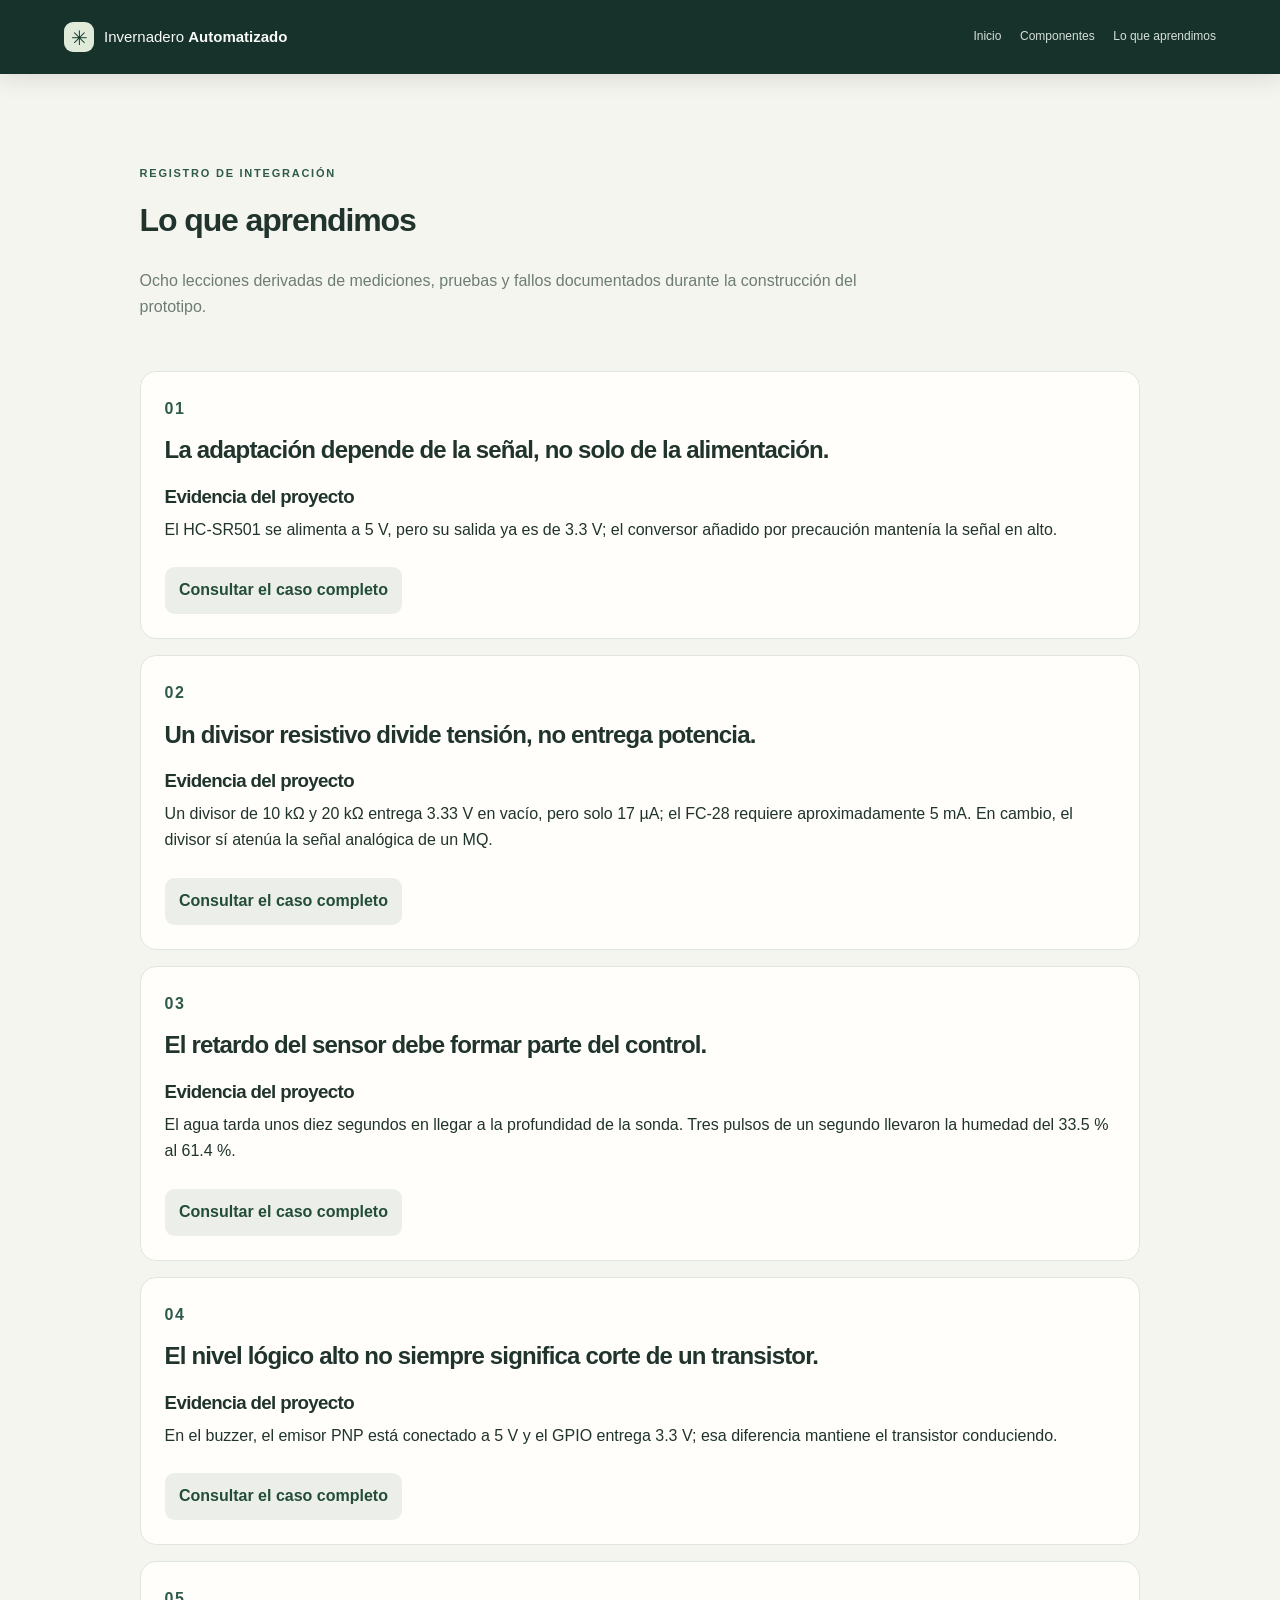
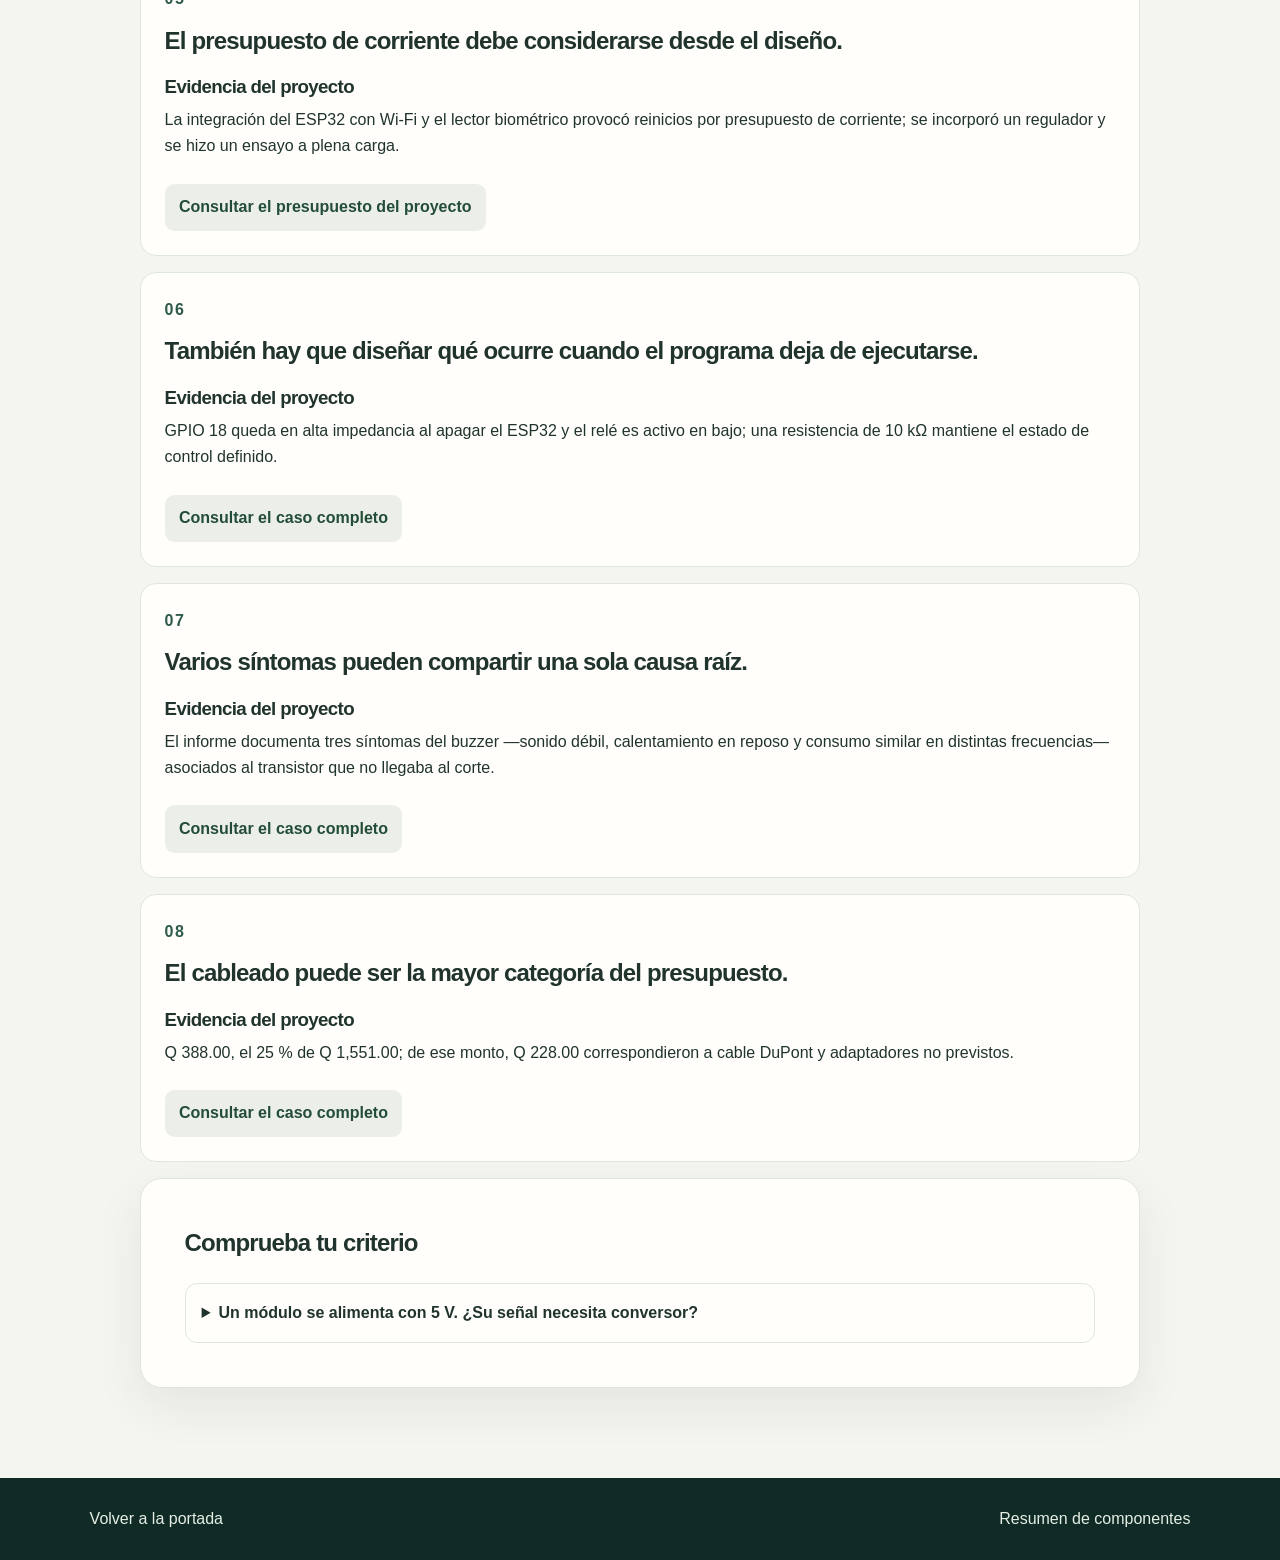
<file: aprendimos.html>
<!DOCTYPE html>
<html lang="es">
<head>
  <meta charset="UTF-8">
  <meta name="viewport" content="width=device-width, initial-scale=1">
  <meta name="description" content="Lecciones técnicas obtenidas durante la construcción del invernadero automatizado.">

  <title>Lo que aprendimos | Invernadero Automatizado</title>

  <link rel="stylesheet" href="style.css">
  <link rel="stylesheet" href="mejoras.css">
</head>

<body>
  <header class="site-header">
    <a class="brand" href="index.html#inicio">
      <span class="brand-mark" aria-hidden="true">✳</span>
      <span>Invernadero <b>Automatizado</b></span>
    </a>

    <nav class="main-nav">
      <a href="index.html#inicio">Inicio</a>
      <a href="componentes.html">Componentes</a>
      <a href="aprendimos.html" aria-current="page">Lo que aprendimos</a>
    </nav>
  </header>

  <main class="section lessons-page">

    <div class="section-heading">
      <p class="eyebrow">Registro de integración</p>
      <h1>Lo que aprendimos</h1>
      <p>
        Ocho lecciones derivadas de mediciones, pruebas y fallos
        documentados durante la construcción del prototipo.
      </p>
    </div>

    <article class="lesson-card">
      <span class="lesson-number">01</span>
      <h2>La adaptación depende de la señal, no solo de la alimentación.</h2>
      <h3>Evidencia del proyecto</h3>
      <p>
        El HC-SR501 se alimenta a 5 V, pero su salida ya es de 3.3 V;
        el conversor añadido por precaución mantenía la señal en alto.
      </p>
      <a href="index.html?caso=alarma#solucion">
        Consultar el caso completo
      </a>
    </article>

    <article class="lesson-card">
      <span class="lesson-number">02</span>
      <h2>Un divisor resistivo divide tensión, no entrega potencia.</h2>
      <h3>Evidencia del proyecto</h3>
      <p>
        Un divisor de 10 kΩ y 20 kΩ entrega 3.33 V en vacío,
        pero solo 17 µA; el FC-28 requiere aproximadamente 5 mA.
        En cambio, el divisor sí atenúa la señal analógica de un MQ.
      </p>
      <a href="index.html?caso=riego#solucion">
        Consultar el caso completo
      </a>
    </article>

    <article class="lesson-card">
      <span class="lesson-number">03</span>
      <h2>El retardo del sensor debe formar parte del control.</h2>
      <h3>Evidencia del proyecto</h3>
      <p>
        El agua tarda unos diez segundos en llegar a la profundidad
        de la sonda. Tres pulsos de un segundo llevaron la humedad
        del 33.5 % al 61.4 %.
      </p>
      <a href="index.html?caso=riego#solucion">
        Consultar el caso completo
      </a>
    </article>

    <article class="lesson-card">
      <span class="lesson-number">04</span>
      <h2>El nivel lógico alto no siempre significa corte de un transistor.</h2>
      <h3>Evidencia del proyecto</h3>
      <p>
        En el buzzer, el emisor PNP está conectado a 5 V y el GPIO
        entrega 3.3 V; esa diferencia mantiene el transistor conduciendo.
      </p>
      <a href="index.html?caso=alarma#solucion">
        Consultar el caso completo
      </a>
    </article>

    <article class="lesson-card">
      <span class="lesson-number">05</span>
      <h2>El presupuesto de corriente debe considerarse desde el diseño.</h2>
      <h3>Evidencia del proyecto</h3>
      <p>
        La integración del ESP32 con Wi-Fi y el lector biométrico
        provocó reinicios por presupuesto de corriente; se incorporó
        un regulador y se hizo un ensayo a plena carga.
      </p>
      <a href="index.html#presupuesto">
        Consultar el presupuesto del proyecto
      </a>
    </article>

    <article class="lesson-card">
      <span class="lesson-number">06</span>
      <h2>También hay que diseñar qué ocurre cuando el programa deja de ejecutarse.</h2>
      <h3>Evidencia del proyecto</h3>
      <p>
        GPIO 18 queda en alta impedancia al apagar el ESP32 y el relé
        es activo en bajo; una resistencia de 10 kΩ mantiene el estado
        de control definido.
      </p>
      <a href="index.html?caso=acceso#solucion">
        Consultar el caso completo
      </a>
    </article>

    <article class="lesson-card">
      <span class="lesson-number">07</span>
      <h2>Varios síntomas pueden compartir una sola causa raíz.</h2>
      <h3>Evidencia del proyecto</h3>
      <p>
        El informe documenta tres síntomas del buzzer —sonido débil,
        calentamiento en reposo y consumo similar en distintas
        frecuencias— asociados al transistor que no llegaba al corte.
      </p>
      <a href="index.html?caso=alarma#solucion">
        Consultar el caso completo
      </a>
    </article>

    <article class="lesson-card">
      <span class="lesson-number">08</span>
      <h2>El cableado puede ser la mayor categoría del presupuesto.</h2>
      <h3>Evidencia del proyecto</h3>
      <p>
        Q 388.00, el 25 % de Q 1,551.00; de ese monto,
        Q 228.00 correspondieron a cable DuPont y adaptadores no previstos.
      </p>
      <a href="componentes.html">
        Consultar el caso completo
      </a>
    </article>

    <section class="content-panel">
      <h2>Comprueba tu criterio</h2>

      <details>
        <summary>
          Un módulo se alimenta con 5 V. ¿Su señal necesita conversor?
        </summary>
        <p>
          Depende de lo que entregue el pin de señal, no solo de la
          alimentación. Una salida de 3.3 V compatible puede conectarse
          directamente; una señal analógica de 0 a 5 V que llega a un
          ADC del ESP32 necesita atenuación, por ejemplo con un divisor
          resistivo.
        </p>
      </details>
    </section>

  </main>

  <footer class="site-footer">
    <a href="index.html#inicio">Volver a la portada</a>
    <a href="componentes.html">Resumen de componentes</a>
  </footer>
</body>
</html>
</file>
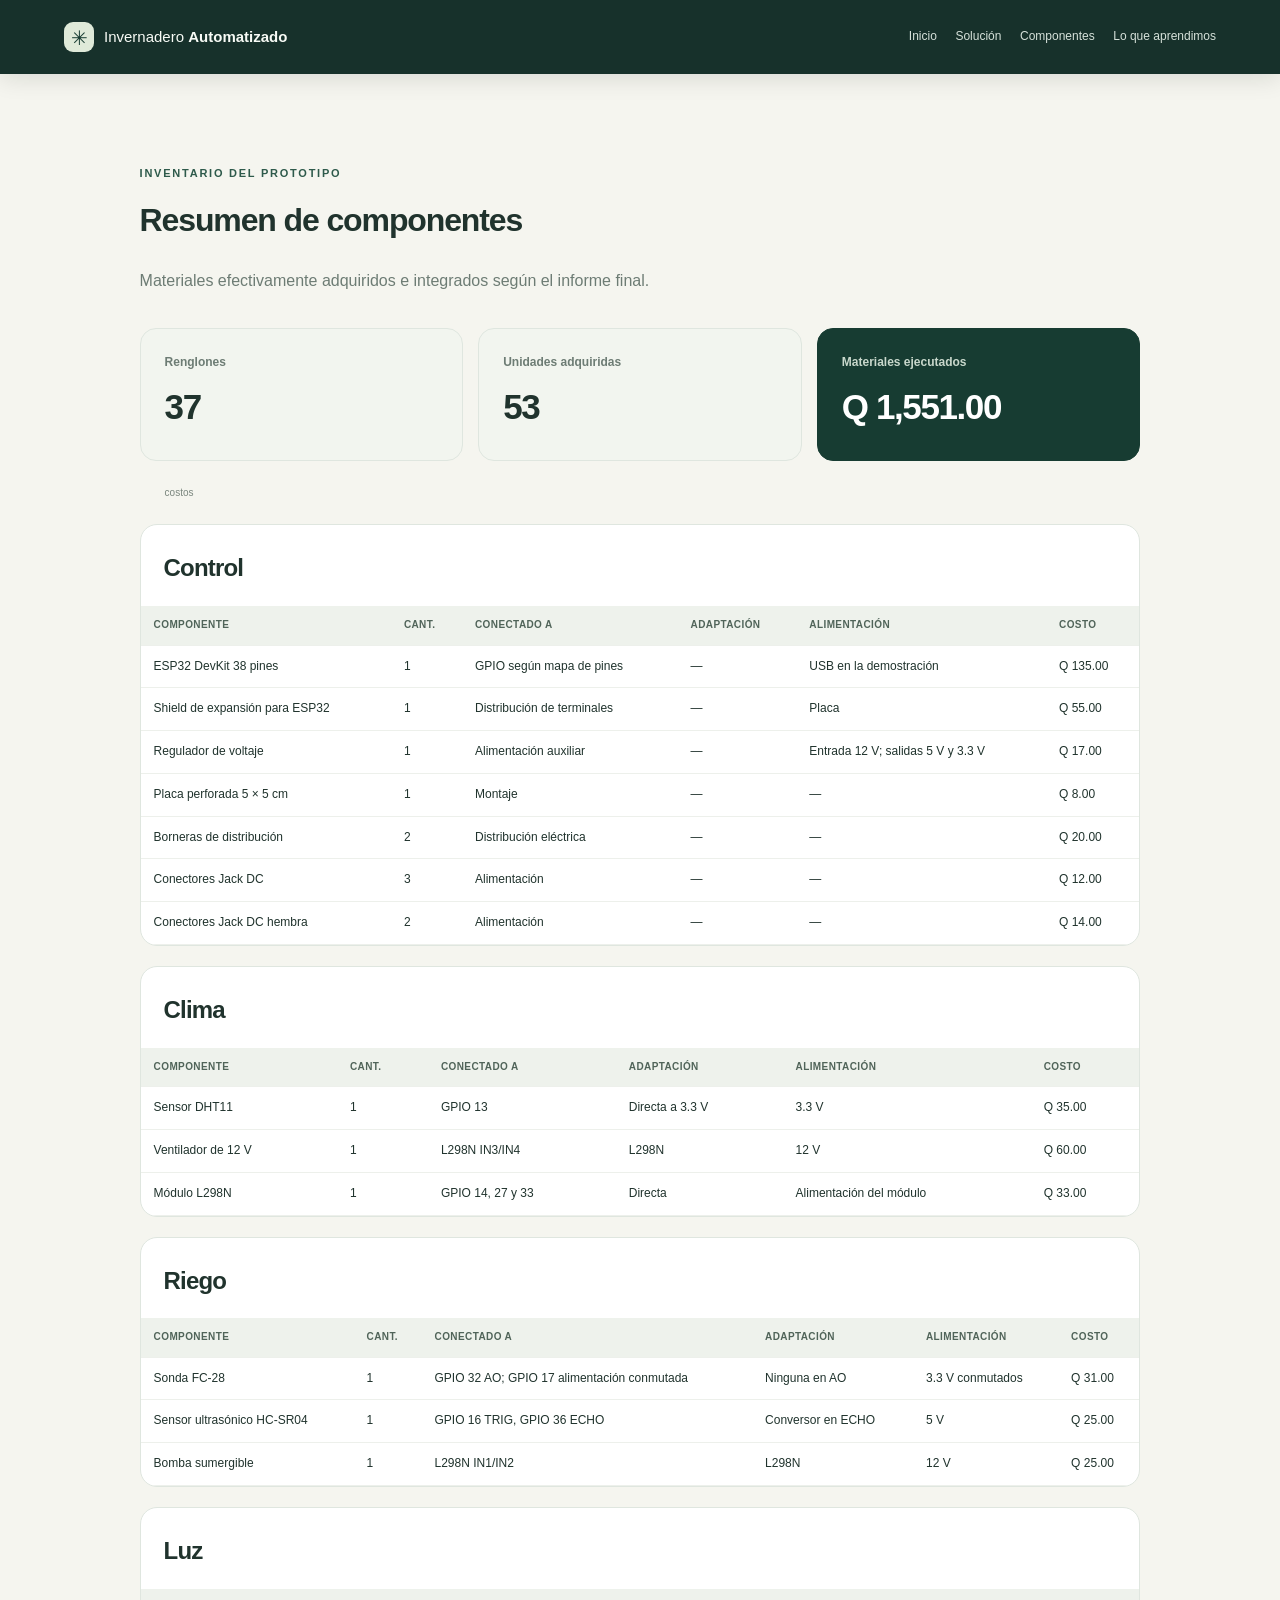
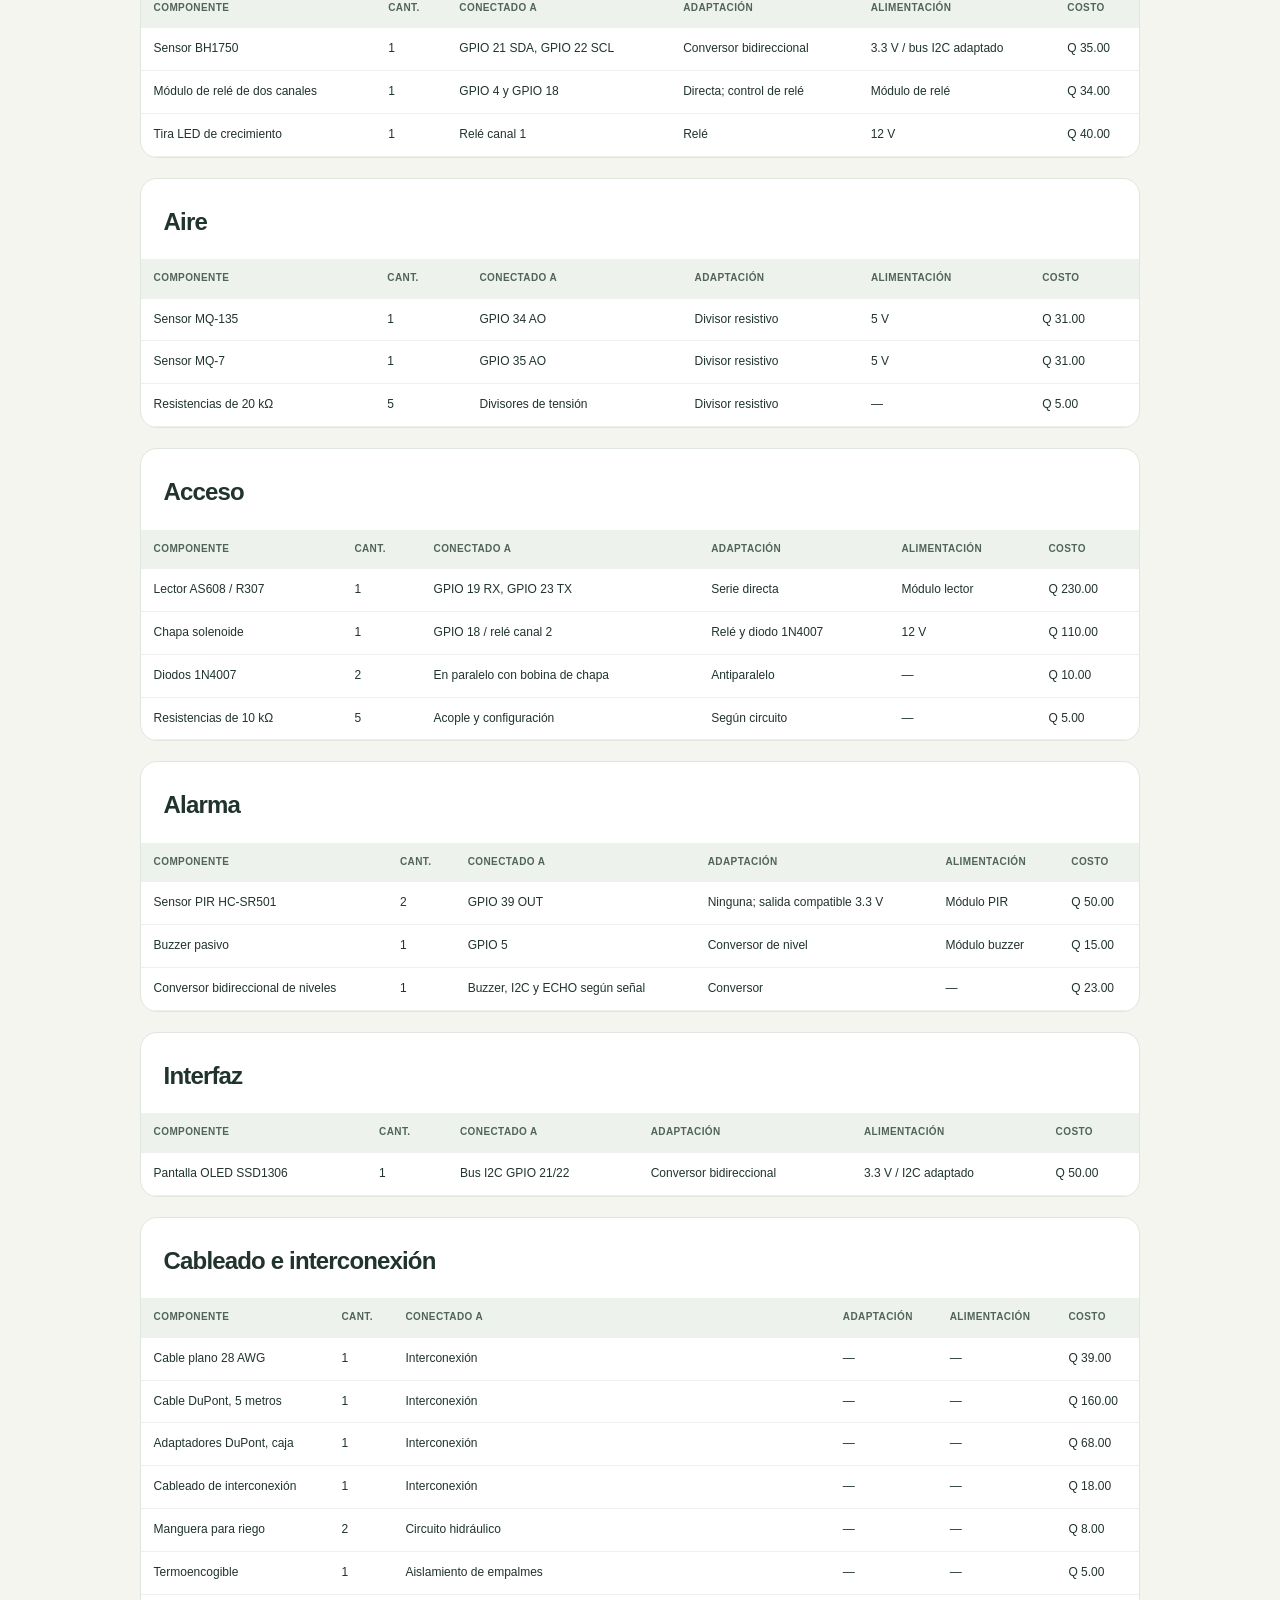
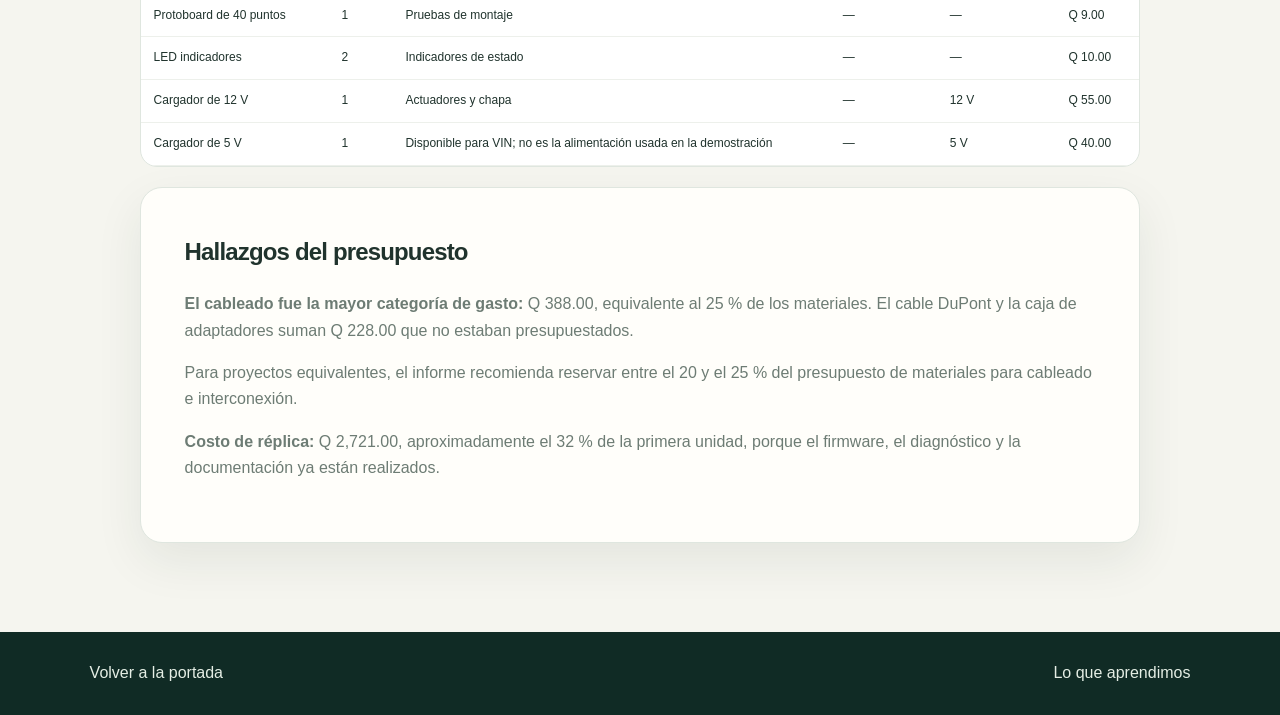
<file: componentes.html>
<!DOCTYPE html>
<html lang="es"><head><meta charset="UTF-8"><meta name="viewport" content="width=device-width, initial-scale=1"><meta name="description" content="Resumen de componentes del invernadero automatizado."><title>Componentes | Invernadero Automatizado</title><link rel="stylesheet" href="style.css"><link rel="stylesheet" href="mejoras.css"></head>
<body><header class="site-header"><a class="brand" href="index.html#inicio"><span class="brand-mark" aria-hidden="true">✳</span><span>Invernadero <b>Automatizado</b></span></a><nav class="main-nav"><a href="index.html#inicio">Inicio</a><a href="index.html#solucion">Solución</a><a href="componentes.html" aria-current="page">Componentes</a><a href="aprendimos.html">Lo que aprendimos</a></nav></header>
<main class="section component-page"><div class="section-heading"><p class="eyebrow">Inventario del prototipo</p><h1>Resumen de componentes</h1><p>Materiales efectivamente adquiridos e integrados según el informe final.</p></div>
<div class="component-summary budget-summary"><article class="metric-card"><span class="metric-label">Renglones</span><strong>37</strong></article><article class="metric-card"><span class="metric-label">Unidades adquiridas</span><strong>53</strong></article><article class="metric-card metric-dark"><span class="metric-label">Materiales ejecutados</span><strong>Q 1,551.00</strong></article></div>
<p class="source-note">costos </p>
<section class="table-card component-group"><div class="table-heading"><h2>Control</h2></div><div class="table-scroll"><table><thead><tr><th>Componente</th><th>Cant.</th><th>Conectado a</th><th>Adaptación</th><th>Alimentación</th><th>Costo</th></tr></thead><tbody><tr><td>ESP32 DevKit 38 pines</td><td>1</td><td>GPIO según mapa de pines</td><td>—</td><td>USB en la demostración</td><td>Q 135.00</td></tr><tr><td>Shield de expansión para ESP32</td><td>1</td><td>Distribución de terminales</td><td>—</td><td>Placa</td><td>Q 55.00</td></tr><tr><td>Regulador de voltaje</td><td>1</td><td>Alimentación auxiliar</td><td>—</td><td>Entrada 12 V; salidas 5 V y 3.3 V</td><td>Q 17.00</td></tr><tr><td>Placa perforada 5 × 5 cm</td><td>1</td><td>Montaje</td><td>—</td><td>—</td><td>Q 8.00</td></tr><tr><td>Borneras de distribución</td><td>2</td><td>Distribución eléctrica</td><td>—</td><td>—</td><td>Q 20.00</td></tr><tr><td>Conectores Jack DC</td><td>3</td><td>Alimentación</td><td>—</td><td>—</td><td>Q 12.00</td></tr><tr><td>Conectores Jack DC hembra</td><td>2</td><td>Alimentación</td><td>—</td><td>—</td><td>Q 14.00</td></tr></tbody></table></div></section>
<section class="table-card component-group"><div class="table-heading"><h2>Clima</h2></div><div class="table-scroll"><table><thead><tr><th>Componente</th><th>Cant.</th><th>Conectado a</th><th>Adaptación</th><th>Alimentación</th><th>Costo</th></tr></thead><tbody><tr><td>Sensor DHT11</td><td>1</td><td>GPIO 13</td><td>Directa a 3.3 V</td><td>3.3 V</td><td>Q 35.00</td></tr><tr><td>Ventilador de 12 V</td><td>1</td><td>L298N IN3/IN4</td><td>L298N</td><td>12 V</td><td>Q 60.00</td></tr><tr><td>Módulo L298N</td><td>1</td><td>GPIO 14, 27 y 33</td><td>Directa</td><td>Alimentación del módulo</td><td>Q 33.00</td></tr></tbody></table></div></section>
<section class="table-card component-group"><div class="table-heading"><h2>Riego</h2></div><div class="table-scroll"><table><thead><tr><th>Componente</th><th>Cant.</th><th>Conectado a</th><th>Adaptación</th><th>Alimentación</th><th>Costo</th></tr></thead><tbody><tr><td>Sonda FC-28</td><td>1</td><td>GPIO 32 AO; GPIO 17 alimentación conmutada</td><td>Ninguna en AO</td><td>3.3 V conmutados</td><td>Q 31.00</td></tr><tr><td>Sensor ultrasónico HC-SR04</td><td>1</td><td>GPIO 16 TRIG, GPIO 36 ECHO</td><td>Conversor en ECHO</td><td>5 V</td><td>Q 25.00</td></tr><tr><td>Bomba sumergible</td><td>1</td><td>L298N IN1/IN2</td><td>L298N</td><td>12 V</td><td>Q 25.00</td></tr></tbody></table></div></section>
<section class="table-card component-group"><div class="table-heading"><h2>Luz</h2></div><div class="table-scroll"><table><thead><tr><th>Componente</th><th>Cant.</th><th>Conectado a</th><th>Adaptación</th><th>Alimentación</th><th>Costo</th></tr></thead><tbody><tr><td>Sensor BH1750</td><td>1</td><td>GPIO 21 SDA, GPIO 22 SCL</td><td>Conversor bidireccional</td><td>3.3 V / bus I2C adaptado</td><td>Q 35.00</td></tr><tr><td>Módulo de relé de dos canales</td><td>1</td><td>GPIO 4 y GPIO 18</td><td>Directa; control de relé</td><td>Módulo de relé</td><td>Q 34.00</td></tr><tr><td>Tira LED de crecimiento</td><td>1</td><td>Relé canal 1</td><td>Relé</td><td>12 V</td><td>Q 40.00</td></tr></tbody></table></div></section>
<section class="table-card component-group"><div class="table-heading"><h2>Aire</h2></div><div class="table-scroll"><table><thead><tr><th>Componente</th><th>Cant.</th><th>Conectado a</th><th>Adaptación</th><th>Alimentación</th><th>Costo</th></tr></thead><tbody><tr><td>Sensor MQ-135</td><td>1</td><td>GPIO 34 AO</td><td>Divisor resistivo</td><td>5 V</td><td>Q 31.00</td></tr><tr><td>Sensor MQ-7</td><td>1</td><td>GPIO 35 AO</td><td>Divisor resistivo</td><td>5 V</td><td>Q 31.00</td></tr><tr><td>Resistencias de 20 kΩ</td><td>5</td><td>Divisores de tensión</td><td>Divisor resistivo</td><td>—</td><td>Q 5.00</td></tr></tbody></table></div></section>
<section class="table-card component-group"><div class="table-heading"><h2>Acceso</h2></div><div class="table-scroll"><table><thead><tr><th>Componente</th><th>Cant.</th><th>Conectado a</th><th>Adaptación</th><th>Alimentación</th><th>Costo</th></tr></thead><tbody><tr><td>Lector AS608 / R307</td><td>1</td><td>GPIO 19 RX, GPIO 23 TX</td><td>Serie directa</td><td>Módulo lector</td><td>Q 230.00</td></tr><tr><td>Chapa solenoide</td><td>1</td><td>GPIO 18 / relé canal 2</td><td>Relé y diodo 1N4007</td><td>12 V</td><td>Q 110.00</td></tr><tr><td>Diodos 1N4007</td><td>2</td><td>En paralelo con bobina de chapa</td><td>Antiparalelo</td><td>—</td><td>Q 10.00</td></tr><tr><td>Resistencias de 10 kΩ</td><td>5</td><td>Acople y configuración</td><td>Según circuito</td><td>—</td><td>Q 5.00</td></tr></tbody></table></div></section>
<section class="table-card component-group"><div class="table-heading"><h2>Alarma</h2></div><div class="table-scroll"><table><thead><tr><th>Componente</th><th>Cant.</th><th>Conectado a</th><th>Adaptación</th><th>Alimentación</th><th>Costo</th></tr></thead><tbody><tr><td>Sensor PIR HC-SR501</td><td>2</td><td>GPIO 39 OUT</td><td>Ninguna; salida compatible 3.3 V</td><td>Módulo PIR</td><td>Q 50.00</td></tr><tr><td>Buzzer pasivo</td><td>1</td><td>GPIO 5</td><td>Conversor de nivel</td><td>Módulo buzzer</td><td>Q 15.00</td></tr><tr><td>Conversor bidireccional de niveles</td><td>1</td><td>Buzzer, I2C y ECHO según señal</td><td>Conversor</td><td>—</td><td>Q 23.00</td></tr></tbody></table></div></section>
<section class="table-card component-group"><div class="table-heading"><h2>Interfaz</h2></div><div class="table-scroll"><table><thead><tr><th>Componente</th><th>Cant.</th><th>Conectado a</th><th>Adaptación</th><th>Alimentación</th><th>Costo</th></tr></thead><tbody><tr><td>Pantalla OLED SSD1306</td><td>1</td><td>Bus I2C GPIO 21/22</td><td>Conversor bidireccional</td><td>3.3 V / I2C adaptado</td><td>Q 50.00</td></tr></tbody></table></div></section>
<section class="table-card component-group"><div class="table-heading"><h2>Cableado e interconexión</h2></div><div class="table-scroll"><table><thead><tr><th>Componente</th><th>Cant.</th><th>Conectado a</th><th>Adaptación</th><th>Alimentación</th><th>Costo</th></tr></thead><tbody><tr><td>Cable plano 28 AWG</td><td>1</td><td>Interconexión</td><td>—</td><td>—</td><td>Q 39.00</td></tr><tr><td>Cable DuPont, 5 metros</td><td>1</td><td>Interconexión</td><td>—</td><td>—</td><td>Q 160.00</td></tr><tr><td>Adaptadores DuPont, caja</td><td>1</td><td>Interconexión</td><td>—</td><td>—</td><td>Q 68.00</td></tr><tr><td>Cableado de interconexión</td><td>1</td><td>Interconexión</td><td>—</td><td>—</td><td>Q 18.00</td></tr><tr><td>Manguera para riego</td><td>2</td><td>Circuito hidráulico</td><td>—</td><td>—</td><td>Q 8.00</td></tr><tr><td>Termoencogible</td><td>1</td><td>Aislamiento de empalmes</td><td>—</td><td>—</td><td>Q 5.00</td></tr><tr><td>Protoboard de 40 puntos</td><td>1</td><td>Pruebas de montaje</td><td>—</td><td>—</td><td>Q 9.00</td></tr><tr><td>LED indicadores</td><td>2</td><td>Indicadores de estado</td><td>—</td><td>—</td><td>Q 10.00</td></tr><tr><td>Cargador de 12 V</td><td>1</td><td>Actuadores y chapa</td><td>—</td><td>12 V</td><td>Q 55.00</td></tr><tr><td>Cargador de 5 V</td><td>1</td><td>Disponible para VIN; no es la alimentación usada en la demostración</td><td>—</td><td>5 V</td><td>Q 40.00</td></tr></tbody></table></div></section>
<section class="content-panel"><h2>Hallazgos del presupuesto</h2><p><strong>El cableado fue la mayor categoría de gasto:</strong> Q 388.00, equivalente al 25 % de los materiales. El cable DuPont y la caja de adaptadores suman Q 228.00 que no estaban presupuestados.</p><p>Para proyectos equivalentes, el informe recomienda reservar entre el 20 y el 25 % del presupuesto de materiales para cableado e interconexión.</p><p><strong>Costo de réplica:</strong> Q 2,721.00, aproximadamente el 32 % de la primera unidad, porque el firmware, el diagnóstico y la documentación ya están realizados.</p></section></main><footer class="site-footer"><a href="index.html#inicio">Volver a la portada</a><a href="aprendimos.html">Lo que aprendimos</a></footer></body></html>
</file>
<file: style.css>
/* =========================================

   1. COLORES Y CONFIGURACIÓN GENERAL

   ========================================= */



:root {

  --forest: #173c32;

  --forest-deep: #102b25;

  --forest-soft: #2e5a4b;

  --sage: #8da995;

  --sage-light: #e9f0e9;

  --cream: #f5f5ef;

  --paper: #fffefa;

  --ink: #20332d;

  --muted: #6d7c74;

  --line: #dfe6df;

  --shadow: 0 18px 48px rgba(21, 51, 42, 0.08);



  /* Colores de clasificación de riesgos */

  --risk-low: #5e9b73;

  --risk-medium: #d4a72c;

  --risk-high: #d97845;

  --risk-critical: #b94b4b;

}



* {

  box-sizing: border-box;

}



html {

  scroll-behavior: smooth;

  scroll-padding-top: 88px;

}



body {

  margin: 0;

  background: var(--cream);

  color: var(--ink);

  font-family: "DM Sans", sans-serif;

  line-height: 1.65;

}



h1,

h2,

h3,

p {

  margin-top: 0;

}



h1,

h2,

h3 {

  font-family: "Manrope", sans-serif;

  letter-spacing: -0.035em;

}



a {

  color: inherit;

  text-decoration: none;

}



button {

  font: inherit;

}





/* =========================================

   2. MENÚ DE NAVEGACIÓN

   ========================================= */



.site-header {

  min-height: 74px;

  padding: 0 clamp(20px, 5vw, 76px);

  display: flex;

  align-items: center;

  justify-content: space-between;

  gap: 24px;

  background: rgba(16, 43, 37, 0.97);

  color: #f8fbf6;

  position: sticky;

  top: 0;

  z-index: 50;

  box-shadow: 0 4px 25px rgba(8, 25, 20, 0.12);

}



.brand {

  display: inline-flex;

  align-items: center;

  gap: 10px;

  font-family: "Manrope", sans-serif;

  font-size: 15px;

  white-space: nowrap;

}



.brand b {

  font-weight: 800;

}



.brand-mark {

  display: inline-grid;

  place-items: center;

  width: 30px;

  height: 30px;

  border-radius: 9px;

  background: #dfead9;

  color: var(--forest);

  font-size: 20px;

}



.main-nav {

  display: flex;

  align-items: center;

  gap: clamp(10px, 1.45vw, 23px);

}



.main-nav a {

  font-size: 12px;

  color: #d6e1da;

  transition: color 0.2s;

}



.main-nav a:hover,

.main-nav a:focus-visible {

  color: #fff;

}



.menu-toggle {

  display: none;

  background: transparent;

  color: white;

  border: 1px solid #547166;

  border-radius: 8px;

  padding: 7px 10px;

  cursor: pointer;

}





/* =========================================

   3. PORTADA PRINCIPAL

   ========================================= */



.hero {

  min-height: 600px;

  display: flex;

  align-items: center;

  position: relative;

  overflow: hidden;

  color: white;



  /* Coloca aquí la imagen principal del invernadero. */

  background: #173c32 url("Fotos/Fondo.jpeg")

    center 48% / cover no-repeat;

}



.hero-shade {

  position: absolute;

  inset: 0;



  /* Oscurece la fotografía para que el texto sea legible. */

  background:

    linear-gradient(

      90deg,

      rgba(9, 31, 25, 0.93) 0%,

      rgba(13, 44, 35, 0.83) 44%,

      rgba(14, 42, 34, 0.28) 100%

    ),

    linear-gradient(

      0deg,

      rgba(8, 29, 23, 0.25),

      transparent 50%

    );

}



/* Patrón decorativo inspirado en circuitos electrónicos. */

.hero::after {

  content: "";

  position: absolute;

  inset: 0;

  opacity: 0.13;

  pointer-events: none;



  background-image: url("data:image/svg+xml,%3Csvg width='90' height='90' viewBox='0 0 90 90' xmlns='http\://www\.w3.org/2000/svg'%3E%3Cg fill='none' stroke='%23b9d4bc' stroke-width='1'%3E%3Cpath d='M0 20h22v20h20v-20h20v20h28M22 40v25h22v25M62 40v25h28M0 80h22M65 0v15h-9'/%3E%3Ccircle cx='22' cy='20' r='3'/%3E%3Ccircle cx='42' cy='40' r='3'/%3E%3Ccircle cx='65' cy='15' r='3'/%3E%3C/g%3E%3C/svg%3E");

}



.hero-content {

  position: relative;

  z-index: 1;

  max-width: 760px;

  padding: 88px clamp(24px, 9vw, 140px) 100px;

}



.eyebrow {

  margin: 0 0 12px;

  color: var(--forest-soft);

  text-transform: uppercase;

  font-size: 11px;

  font-weight: 700;

  letter-spacing: 0.16em;

}



.hero .eyebrow {

  color: #c7d9c9;

  display: flex;

  align-items: center;

  gap: 10px;

}



.eyebrow-line {

  display: inline-block;

  width: 28px;

  height: 1px;

  background: #b5cbb6;

}



.hero h1 {

  margin: 14px 0 24px;

  font-size: clamp(48px, 7vw, 86px);

  line-height: 0.99;

  text-transform: uppercase;

  font-weight: 600;

}



.hero h1 span {

  color: #b7cbb4;

  font-weight: 400;

}



.university {

  font-size: 19px;

  font-weight: 600;

  margin-bottom: 4px;

}



.degree,

.course,

.teacher {

  color: #e0e9e1;

  max-width: 520px;

  margin-bottom: 5px;

}



.course {

  font-size: 13px;

  letter-spacing: 0.03em;

}



.teacher {

  margin-bottom: 28px;

  font-size: 14px;

}



.button {

  display: inline-flex;

  align-items: center;

  gap: 18px;

  border-radius: 999px;

  padding: 12px 19px;

  font-size: 13px;

  font-weight: 700;

  transition: transform 0.2s, background 0.2s;

}



.button:hover {

  transform: translateY(-2px);

}



.button-light {

  color: var(--forest);

  background: #edf3e9;

}



.button span {

  font-size: 18px;

}



.hero-note {

  position: absolute;

  right: clamp(20px, 5vw, 70px);

  bottom: 28px;

  z-index: 2;

  padding: 10px 15px;

  border: 1px solid rgba(255, 255, 255, 0.28);

  background: rgba(12, 39, 31, 0.55);

  backdrop-filter: blur(10px);

  border-radius: 999px;

  font-size: 11px;

  color: #edf3e9;

}



.pulse {

  display: inline-block;

  width: 7px;

  height: 7px;

  background: #9dc4a3;

  border-radius: 50%;

  margin-right: 7px;

  box-shadow: 0 0 0 4px rgba(157, 196, 163, 0.15);

}





/* =========================================

   4. ESTRUCTURA DE LAS SECCIONES

   ========================================= */



.section {

  padding: clamp(58px, 7vw, 100px)

    clamp(20px, 7vw, 100px);

}



.section-heading {

  max-width: 760px;

  margin-bottom: 34px;

}



.section-heading h2 {

  font-size: clamp(30px, 4vw, 46px);

  line-height: 1.13;

  margin-bottom: 16px;

}



.section-heading > p:last-child {

  color: var(--muted);

  max-width: 730px;

  margin-bottom: 0;

}



.section-heading.compact {

  margin-bottom: 25px;

}



.section-heading.compact h2 {

  font-size: 28px;

  margin-bottom: 0;

}





/* =========================================

   5. TARJETAS DE INTEGRANTES

   ========================================= */



.team-section {

  padding-top: 52px;

  padding-bottom: 60px;

  background: #fffefa;

}



.team-grid {

  display: grid;

  grid-template-columns: repeat(5, minmax(0, 1fr));

  gap: 14px;

}



.team-card {

  min-height: 158px;

  padding: 20px 17px;

  background: #f7f8f3;

  border: 1px solid var(--line);

  border-radius: 15px;

  position: relative;

  overflow: hidden;

}



.team-number {

  display: block;

  color: #89a08f;

  font-size: 11px;

  font-weight: 700;

  letter-spacing: 0.1em;

  margin-bottom: 20px;

}



.team-card h3 {

  font-size: 14px;

  line-height: 1.35;

  margin-bottom: 10px;

}



.team-card p {

  font-size: 11px;

  color: var(--muted);

  margin-bottom: 0;

}





/* =========================================

   6. DESCRIPCIÓN DEL PROYECTO

   ========================================= */



.section-grid {

  display: grid;

  grid-template-columns: 1.05fr 0.95fr;

  gap: clamp(30px, 6vw, 90px);

  align-items: center;

  background: var(--sage-light);

}



.section-grid .section-heading {

  margin-bottom: 0;

}



.content-panel {

  border-radius: 22px;

  background: var(--paper);

  border: 1px solid var(--line);

  padding: clamp(26px, 4vw, 44px);

  box-shadow: var(--shadow);

}



.panel-icon,

.system-symbol {

  display: grid;

  place-items: center;

  width: 46px;

  height: 46px;

  border-radius: 14px;

  background: var(--sage-light);

  color: var(--forest);

  font-size: 25px;

  margin-bottom: 20px;

}



.content-panel h3 {

  font-size: 24px;

  margin-bottom: 10px;

}



.content-panel p {

  color: var(--muted);

}



.tag-row {

  display: flex;

  gap: 8px;

  flex-wrap: wrap;

}



.tag-row span {

  background: #eef3ed;

  color: #486756;

  border-radius: 999px;

  padding: 6px 10px;

  font-size: 11px;

  font-weight: 600;

}





/* =========================================

   7. OBJETIVOS

   ========================================= */



.objectives-section {

  background: var(--paper);

}



.objective-feature {

  padding: clamp(25px, 4vw, 45px);

  border-radius: 20px;

  background: var(--forest);

  color: #f7fbf5;

  margin-bottom: 18px;

}



.feature-label {

  display: inline-block;

  color: #b9d0ba;

  font-size: 11px;

  letter-spacing: 0.14em;

  text-transform: uppercase;

  font-weight: 700;

  margin-bottom: 12px;

}



.objective-feature p {

  font-family: "Manrope", sans-serif;

  font-size: clamp(18px, 2.3vw, 25px);

  line-height: 1.5;

  margin-bottom: 0;

  max-width: 1050px;

}



.objective-grid {

  display: grid;

  grid-template-columns: repeat(5, minmax(0, 1fr));

  gap: 14px;

}



.objective-card {

  padding: 22px;

  border: 1px solid var(--line);

  border-radius: 15px;

  background: #fff;

}



.objective-card > span,

.conclusion-card > span {

  display: block;

  color: #8aa391;

  font-weight: 800;

  font-size: 12px;

  margin-bottom: 26px;

}



.objective-card h3 {

  font-size: 17px;

  margin-bottom: 8px;

}



.objective-card p {

  color: var(--muted);

  font-size: 13px;

  margin-bottom: 0;

}





/* =========================================

   8. SOLUCIÓN TÉCNICA

   ========================================= */



.solution-section {

  background: #edf1e9;

}



.system-grid {

  display: grid;

  grid-template-columns: repeat(3, minmax(0, 1fr));

  gap: 15px;

}



.system-card {

  background: var(--paper);

  border: 1px solid #dfe6dc;

  border-radius: 17px;

  padding: 25px;

  transition: transform 0.25s, box-shadow 0.25s;

}



.system-card:hover {

  transform: translateY(-4px);

  box-shadow: var(--shadow);

}



.system-symbol {

  font-size: 22px;

}



.system-card h3 {

  font-size: 18px;

  margin-bottom: 8px;

}



.system-card p {

  color: var(--muted);

  font-size: 13px;

  margin-bottom: 0;

}





/* =========================================

   9. PRESUPUESTO Y TABLAS

   ========================================= */



.budget-section {

  background: var(--paper);

}



.budget-summary {

  display: grid;

  grid-template-columns: repeat(3, minmax(0, 1fr));

  gap: 15px;

  margin-bottom: 25px;

}



.metric-card {

  background: #f2f5ef;

  border: 1px solid var(--line);

  border-radius: 16px;

  padding: 24px;

  display: flex;

  flex-direction: column;

  gap: 5px;

}



.metric-label {

  color: var(--muted);

  font-size: 12px;

  font-weight: 600;

}



.metric-card strong {

  font-family: "Manrope", sans-serif;

  font-size: clamp(24px, 3vw, 35px);

  letter-spacing: -0.04em;

}



.metric-card small {

  color: var(--muted);

  font-size: 11px;

}



.metric-dark {

  background: var(--forest);

  color: white;

  border-color: var(--forest);

}



.metric-dark .metric-label,

.metric-dark small {

  color: #c9d8cc;

}



.budget-columns {

  display: grid;

  grid-template-columns: 1.15fr 0.85fr;

  gap: 18px;

  align-items: start;

}



.table-card {

  border: 1px solid var(--line);

  border-radius: 17px;

  overflow: hidden;

  background: white;

}



.table-heading {

  display: flex;

  justify-content: space-between;

  align-items: center;

  gap: 15px;

  padding: 23px 23px 18px;

}



.table-heading .eyebrow {

  margin-bottom: 5px;

  font-size: 9px;

}



.table-heading h3 {

  margin: 0;

  font-size: 18px;

}



.table-total {

  color: var(--forest);

  font-weight: 800;

  font-size: 13px;

  white-space: nowrap;

}



.table-scroll {

  overflow-x: auto;

}



table {

  width: 100%;

  border-collapse: collapse;

  font-size: 12px;

}



thead {

  background: #eef2ec;

  color: #506459;

}



th,

td {

  padding: 11px 13px;

  text-align: left;

  border-bottom: 1px solid #edf0eb;

}



th {

  font-size: 10px;

  text-transform: uppercase;

  letter-spacing: 0.04em;

}



td:not(:first-child),

th:not(:first-child) {

  white-space: nowrap;

}



tbody tr:hover {

  background: #f8faf6;

}



tfoot {

  background: #f2f5ef;

  font-weight: 800;

}



.table-note {

  padding: 12px 20px;

  margin: 0;

  font-size: 11px;

  color: var(--muted);

}



.contingency-note {

  display: flex;

  align-items: flex-start;

  gap: 14px;

  margin-top: 18px;

  padding: 18px 20px;

  border: 1px solid #dce6d9;

  border-radius: 14px;

  background: #f5f8f2;

}



.note-icon {

  display: grid;

  place-items: center;

  flex: 0 0 30px;

  width: 30px;

  height: 30px;

  background: #dce9da;

  color: var(--forest);

  border-radius: 9px;

  font-size: 20px;

}



.contingency-note p {

  color: var(--muted);

  font-size: 12px;

  margin: 2px 0 0;

}



.contingency-note b {

  color: var(--ink);

}





/* =========================================

   10. CRONOGRAMA GANTT

   ========================================= */



.gantt-section {

  background: #eaf0e8;

}



.gantt-card {

  background: var(--paper);

  border: 1px solid #dce5db;

  border-radius: 20px;

  overflow: hidden;

  box-shadow: var(--shadow);

}



.gantt-toolbar {

  display: flex;

  align-items: center;

  justify-content: space-between;

  gap: 20px;

  padding: 25px 28px;

  border-bottom: 1px solid var(--line);

}



.gantt-toolbar h3 {

  font-size: 19px;

  margin-bottom: 3px;

}



.gantt-toolbar p {

  color: var(--muted);

  font-size: 12px;

  margin: 0;

}



.gantt-badge {

  padding: 7px 11px;

  border-radius: 999px;

  background: #edf4ec;

  color: #4b7257;

  font-size: 11px;

  font-weight: 700;

  white-space: nowrap;

}



.gantt-scroll {

  overflow-x: auto;

}



.gantt-grid {

  min-width: 780px;

  display: grid;

  grid-template-columns: 245px 1fr;

  position: relative;

}



.gantt-corner {

  grid-column: 1;

  grid-row: 1 / span 2;

  padding: 25px 22px;

  display: flex;

  align-items: center;

  font-size: 11px;

  color: var(--muted);

  font-weight: 700;

  border-bottom: 1px solid var(--line);

}



.gantt-months {

  grid-column: 2;

  display: grid;

  grid-template-columns: 1fr 5fr 5fr;

  background: #e9efe7;

  color: #405a4c;

  text-align: center;

  font-size: 11px;

  font-weight: 800;

}



.gantt-months span {

  padding: 12px 5px;

  border-left: 1px solid #d6e0d5;

}



.gantt-periods {

  grid-column: 2;

  display: grid;

  grid-template-columns: repeat(11, minmax(0, 1fr));

  background: #f7f9f5;

  border-bottom: 1px solid var(--line);

}



.gantt-periods span {

  padding: 10px 3px;

  text-align: center;

  font-size: 10px;

  color: var(--muted);

  border-left: 1px solid #e8ede6;

}



.gantt-phase {

  grid-column: 1;

  min-height: 82px;

  padding: 17px 22px;

  display: flex;

  flex-direction: column;

  justify-content: center;

  gap: 3px;

  border-bottom: 1px solid #edf0eb;

}



.gantt-phase b {

  font-size: 10px;

  letter-spacing: 0.1em;

}



.gantt-phase span {

  font-size: 13px;

  font-weight: 700;

}



.phase-one { color: #47795a; }

.phase-two { color: #4e7da4; }

.phase-three { color: #bd793e; }

.phase-four { color: #8264a2; }

.phase-five { color: #a94d4d; }



.gantt-track {

  grid-column: 2;

  position: relative;

  min-height: 82px;

  display: grid;

  grid-template-columns: repeat(11, minmax(0, 1fr));

  border-bottom: 1px solid #edf0eb;



  background-image: linear-gradient(

    to right,

    #e8ede7 1px,

    transparent 1px

  );



  background-size: calc(100% / 11) 100%;

}



.gantt-bar {

  display: block;

  grid-row: 1;

  align-self: center;

  height: 18px;

  margin: 0 4px;

  grid-column: calc(var(--start) + 1) / span var(--span);

  border-radius: 999px;

  box-shadow: 0 3px 8px rgba(20, 45, 35, 0.13);

  animation: bar-in 0.7s ease both;

}



.bar-one {

  background: linear-gradient(90deg, #669978, #9bc4a0);

}



.bar-two {

  background: linear-gradient(90deg, #5488b6, #8ab4d8);

}



.bar-three {

  background: linear-gradient(90deg, #c8894e, #e4b27b);

}



.bar-four {

  background: linear-gradient(90deg, #8a70ad, #b7a2d0);

}



.bar-five {

  background: linear-gradient(90deg, #b95d5d, #dc9990);

}



@keyframes bar-in {

  from {

    opacity: 0.25;

    transform: scaleX(0.25);

    transform-origin: left;

  }



  to {

    opacity: 1;

    transform: scaleX(1);

    transform-origin: left;

  }

}



.gantt-legend {

  display: flex;

  gap: 18px;

  flex-wrap: wrap;

  padding: 20px 25px 8px;

}



.gantt-legend span {

  display: inline-flex;

  align-items: center;

  gap: 7px;

  color: var(--muted);

  font-size: 10px;

}



.legend-dot {

  width: 8px;

  height: 8px;

  border-radius: 50%;

}



.dot-one { background: #669978; }

.dot-two { background: #5488b6; }

.dot-three { background: #c8894e; }

.dot-four { background: #8a70ad; }

.dot-five { background: #b95d5d; }



.source-note {

  margin: 15px 25px 23px;

  color: #7a867e;

  font-size: 10px;

}



.phase-details {

  display: grid;

  grid-template-columns: repeat(5, minmax(0, 1fr));

  gap: 12px;

  margin-top: 18px;

}



.phase-detail {

  border: 1px solid #dce5db;

  background: rgba(255, 255, 255, 0.72);

  border-radius: 13px;

  padding: 16px;

}



.phase-detail b {

  display: block;

  font-size: 11px;

  margin-bottom: 8px;

}



.phase-detail ul {

  padding-left: 16px;

  margin: 0;

  color: var(--muted);

  font-size: 11px;

}



.phase-detail li + li {

  margin-top: 5px;

}





/* =========================================

   11. MATRIZ DE RIESGOS

   ========================================= */



.risks-section {

  background: #f7f8f3;

}



.risk-levels {

  display: grid;

  grid-template-columns: repeat(4, minmax(0, 1fr));

  gap: 12px;

  margin-bottom: 18px;

}



.risk-level {

  display: flex;

  align-items: center;

  gap: 10px;

  border: 1px solid var(--line);

  border-radius: 14px;

  padding: 16px;

  background: white;

}



.risk-dot {

  width: 10px;

  height: 10px;

  border-radius: 50%;

  flex: 0 0 auto;

}



.risk-level div {

  display: flex;

  flex-direction: column;

  min-width: 0;

}



.risk-level b {

  font-size: 13px;

}



.risk-level small {

  font-size: 10px;

  color: var(--muted);

}



.risk-level > strong {

  margin-left: auto;

  font-family: "Manrope", sans-serif;

  font-size: 24px;

}



.risk-low .risk-dot { background: var(--risk-low); }

.risk-medium .risk-dot { background: var(--risk-medium); }

.risk-high .risk-dot { background: var(--risk-high); }

.risk-critical .risk-dot { background: var(--risk-critical); }



.risk-low > strong { color: var(--risk-low); }

.risk-medium > strong { color: var(--risk-medium); }

.risk-high > strong { color: var(--risk-high); }

.risk-critical > strong { color: var(--risk-critical); }



.risk-dashboard {

  display: grid;

  grid-template-columns: 1.1fr 0.9fr;

  gap: 16px;

  margin-bottom: 38px;

}



.matrix-card,

.risk-stats {

  background: white;

  border: 1px solid var(--line);

  border-radius: 17px;

  padding: 24px;

}



.subheading {

  display: flex;

  align-items: center;

  justify-content: space-between;

  gap: 15px;

  margin-bottom: 22px;

}



.subheading .eyebrow {

  font-size: 9px;

  margin-bottom: 4px;

}



.subheading h3 {

  font-size: 18px;

  margin: 0;

}



.info-mark {

  display: grid;

  place-items: center;

  width: 22px;

  height: 22px;

  border-radius: 50%;

  background: #edf2ec;

  color: var(--forest);

  font-size: 12px;

  font-weight: 700;

}



/* La matriz cruza tres niveles de probabilidad

   con tres niveles de impacto. */



.matrix-wrap {

  display: grid;

  grid-template-columns: 30px 1fr;

  gap: 12px;

}



.y-axis {

  writing-mode: vertical-rl;

  transform: rotate(180deg);

  text-align: center;

  font-size: 10px;

  color: var(--muted);

  font-weight: 700;

}



.matrix-main {

  display: grid;

  grid-template-columns: 70px 1fr;

}



.matrix-ylabels {

  grid-column: 1;

  grid-row: 1;

  display: flex;

  flex-direction: column;

  justify-content: space-around;

  padding-right: 9px;

  text-align: right;

  font-size: 10px;

  color: var(--muted);

}



.risk-matrix {

  grid-column: 2;

  display: grid;

  grid-template-columns: repeat(3, minmax(0, 1fr));

  gap: 4px;

}



.matrix-cell {

  min-height: 76px;

  border: 0;

  border-radius: 6px;

  color: #fff;

  font-size: 16px;

  font-weight: 800;

  cursor: pointer;

  transition: transform 0.15s, filter 0.15s;

}



.matrix-cell:hover,

.matrix-cell:focus-visible {

  transform: scale(1.03);

  filter: brightness(1.04);

  outline: 2px solid var(--forest);

  outline-offset: 2px;

}



.matrix-cell small {

  font-size: 9px;

  font-weight: 600;

}



.cell-low {

  background: #76a986;

}



.cell-medium {

  background: #d5b64e;

  color: #493e1c;

}



.cell-high {

  background: #d98250;

}



.cell-critical {

  background: #b94b4b;

}



.matrix-xlabels {

  grid-column: 2;

  display: flex;

  justify-content: space-between;

  margin-top: 10px;

  font-size: 10px;

  color: var(--muted);

}



.matrix-caption {

  margin: 18px 0 0;

  font-size: 10px;

  color: var(--muted);

}





/* Barras estadísticas de riesgos */



.risk-stats .subheading {

  margin-bottom: 26px;

}



.stat-row {

  display: grid;

  grid-template-columns: 58px 1fr auto;

  align-items: center;

  gap: 10px;

  margin-bottom: 19px;

  font-size: 11px;

}



.stat-row > span {

  color: var(--muted);

}



.stat-row b {

  font-size: 12px;

  text-align: right;

}



.stat-row b small {

  display: block;

  font-size: 9px;

  font-weight: 500;

  color: var(--muted);

}



.stat-track {

  height: 7px;

  background: #edf0eb;

  border-radius: 999px;

  overflow: hidden;

}



.stat-track i {

  display: block;

  height: 100%;

  width: var(--value);

  background: var(--stat-color);

  border-radius: inherit;

}



.risk-total {

  border-top: 1px solid var(--line);

  padding-top: 16px;

  display: flex;

  justify-content: space-between;

  align-items: center;

  font-size: 12px;

}



.risk-total strong {

  font-family: "Manrope", sans-serif;

  font-size: 25px;

}





/* Listado y filtros de riesgos */



.risk-list-heading {

  display: flex;

  justify-content: space-between;

  align-items: end;

  gap: 20px;

  margin-bottom: 15px;

}



.risk-list-heading .eyebrow {

  font-size: 9px;

  margin-bottom: 4px;

}



.risk-list-heading h3 {

  margin: 0;

  font-size: 23px;

}



.text-button {

  border: 0;

  background: transparent;

  color: var(--forest-soft);

  text-decoration: underline;

  text-underline-offset: 4px;

  font-size: 12px;

  cursor: pointer;

}



.risk-filters {

  display: flex;

  gap: 8px;

  flex-wrap: wrap;

  margin-bottom: 17px;

}



.filter-chip {

  border: 1px solid var(--line);

  border-radius: 999px;

  padding: 8px 12px;

  color: var(--muted);

  background: white;

  font-size: 11px;

  cursor: pointer;

}



.filter-chip span {

  font-weight: 800;

  margin-left: 4px;

}



.filter-chip.active {

  color: white;

  background: var(--forest);

  border-color: var(--forest);

}



.risk-list {

  display: grid;

  grid-template-columns: repeat(2, minmax(0, 1fr));

  gap: 10px;

}



.risk-item {

  border: 1px solid var(--line);

  background: white;

  border-radius: 13px;

  overflow: hidden;

}



.risk-item[hidden] {

  display: none;

}



.risk-item summary {

  list-style: none;

  display: flex;

  align-items: flex-start;

  gap: 11px;

  padding: 16px;

  cursor: pointer;

}



.risk-item summary::-webkit-details-marker {

  display: none;

}



.risk-item summary::after {

  content: "+";

  margin-left: auto;

  color: var(--muted);

  font-size: 20px;

  line-height: 1;

}



.risk-item[open] summary::after {

  content: "−";

}



.risk-item .risk-dot {

  margin-top: 5px;

}



.risk-item-main {

  flex: 1;

  min-width: 0;

}



.risk-item-main b {

  display: block;

  font-size: 12px;

  line-height: 1.45;

}



.risk-item-main small {

  display: block;

  color: var(--muted);

  font-size: 10px;

  margin-top: 5px;

}



.risk-detail {

  padding: 0 16px 17px 39px;

  color: var(--muted);

  font-size: 11px;

}



.risk-detail p {

  margin-bottom: 9px;

}



.risk-detail strong {

  color: var(--ink);

}





/* =========================================

   12. GALERÍA TIPO RULETA

   ========================================= */



.gallery-section {

  background: var(--forest-deep);

  color: #f5f7f1;

  overflow: hidden;

}



.gallery-section .eyebrow {

  color: #a9c2ac;

}



.gallery-section .section-heading > p:last-child {

  color: #c1d0c4;

}



.roulette {

  position: relative;

  min-height: 420px;

  display: flex;

  align-items: center;

  justify-content: center;

}



.roulette-stage {

  width: min(900px, 100%);

  min-height: 390px;

  position: relative;

  display: flex;

  align-items: center;

  justify-content: center;

  perspective: 1200px;

}



.gallery-placeholder {

  width: min(580px, 72%);

  min-height: 320px;

  border: 1px dashed #648074;

  border-radius: 20px;



  background: linear-gradient(

    145deg,

    rgba(255, 255, 255, 0.09),

    rgba(255, 255, 255, 0.025)

  );



  display: flex;

  flex-direction: column;

  align-items: center;

  justify-content: center;

  text-align: center;

  padding: 30px;

  color: #e7eee6;

}



.placeholder-icon {

  font-size: 45px;

  color: #a6c1a9;

  margin-bottom: 18px;

}



.gallery-placeholder b {

  font-size: 16px;

}



.gallery-placeholder small {

  color: #b9cbbd;

  margin-top: 8px;

  font-size: 11px;

}



.roulette-slide {

  position: absolute;

  width: min(64%, 570px);

  aspect-ratio: 16 / 10;

  border-radius: 18px;

  overflow: hidden;

  border: 1px solid rgba(231, 242, 230, 0.28);

  box-shadow: 0 25px 55px rgba(0, 0, 0, 0.35);

  background: #274b3e;



  transition:

    transform 0.65s cubic-bezier(0.2, 0.75, 0.25, 1),

    opacity 0.65s,

    filter 0.65s;

}



.roulette-slide img {

  width: 100%;

  height: 100%;

  object-fit: cover;

  display: block;

}



.roulette-slide::after {

  content: "";

  position: absolute;

  inset: 40% 0 0;

  background: linear-gradient(transparent, rgba(7, 24, 19, 0.5));

}



.roulette-slide .slide-index {

  position: absolute;

  z-index: 1;

  top: 14px;

  left: 14px;

  padding: 5px 9px;

  border-radius: 999px;

  background: rgba(12, 35, 28, 0.72);

  color: white;

  font-size: 10px;

}



.roulette-slide.active {

  transform: translateX(0) rotateY(0) scale(1);

  opacity: 1;

  filter: none;

  z-index: 4;

}



.roulette-slide.previous {

  transform: translateX(-68%) rotateY(24deg) scale(0.78);

  opacity: 0.66;

  filter: saturate(0.65) brightness(0.7);

  z-index: 3;

}



.roulette-slide.next {

  transform: translateX(68%) rotateY(-24deg) scale(0.78);

  opacity: 0.66;

  filter: saturate(0.65) brightness(0.7);

  z-index: 3;

}



.roulette-slide.far {

  transform: translateX(0) scale(0.58);

  opacity: 0;

  z-index: 1;

  pointer-events: none;

}



.roulette-arrow {

  position: absolute;

  z-index: 8;

  top: 50%;

  transform: translateY(-50%);



  display: grid;

  place-items: center;



  width: 48px;

  height: 48px;



  border-radius: 50%;

  border: 1px solid #658074;



  color: white;

  background: rgba(255, 255, 255, 0.08);

  backdrop-filter: blur(8px);



  cursor: pointer;

  font-size: 30px;



  transition: background 0.2s, transform 0.2s;

}



.roulette-arrow:hover {

  background: #426858;

  transform: translateY(-50%) scale(1.06);

}



.roulette-prev {

  left: 0;

}



.roulette-next {

  right: 0;

}



.gallery-caption {

  display: flex;

  align-items: end;

  justify-content: space-between;

  gap: 25px;

  max-width: 900px;

  margin: 5px auto 0;

}



.gallery-counter {

  display: block;

  color: #a9c2ac;

  font-size: 10px;

  letter-spacing: 0.12em;

  text-transform: uppercase;

  margin-bottom: 8px;

}



.gallery-caption h3 {

  font-size: 24px;

  margin-bottom: 7px;

}



.gallery-caption p {

  color: #c1d0c4;

  font-size: 12px;

  max-width: 600px;

  margin-bottom: 0;

}



.gallery-dots {

  display: flex;

  gap: 7px;

  flex-wrap: wrap;

  justify-content: end;

  max-width: 180px;

}



.gallery-dots button {

  width: 7px;

  height: 7px;

  border-radius: 50%;

  padding: 0;

  border: 0;

  background: #617b6e;

  cursor: pointer;

}



.gallery-dots button.active {

  background: #d9e8d5;

  transform: scale(1.35);

}



.gallery-section .source-note {

  color: #9fb4a4;

  margin-left: 0;

  margin-right: 0;

}



code {

  color: inherit;

  background: rgba(128, 153, 135, 0.15);

  border-radius: 4px;

  padding: 2px 5px;

}





/* =========================================

   13. REPRODUCTORES DE VIDEO

   ========================================= */



.video-section {

  background: var(--sage-light);

}



.video-grid {

  display: grid;

  grid-template-columns: repeat(2, minmax(0, 1fr));

  gap: 18px;

}



.video-card {

  border: 1px solid #dce5db;

  background: var(--paper);

  border-radius: 18px;

  overflow: hidden;

}



.video-frame {

  aspect-ratio: 16 / 9;

  background: #163b30;

  display: grid;

  place-items: center;

}



.video-placeholder {

  width: 100%;

  height: 100%;

  display: flex;

  flex-direction: column;

  align-items: center;

  justify-content: center;

  gap: 7px;

  color: #eff6ed;



  background:

    radial-gradient(

      ellipse at center,

      rgba(111, 150, 120, 0.35),

      transparent 60%

    ),

    linear-gradient(135deg, #163b30, #294f40);

}



.video-placeholder span {

  display: grid;

  place-items: center;

  width: 55px;

  height: 55px;

  border-radius: 50%;

  border: 1px solid #a4c0a7;

  color: #d9e8d5;

  font-size: 20px;

  padding-left: 3px;

  margin-bottom: 5px;

}



.video-placeholder b {

  font-size: 14px;

}



.video-placeholder small {

  font-size: 11px;

  color: #bdcec0;

}



.video-frame video {

  width: 100%;

  height: 100%;

  display: block;

  object-fit: contain;

  background: #0e1d18;

}



.video-meta {

  padding: 20px 23px 24px;

}



.video-meta span {

  color: #668571;

  font-size: 9px;

  font-weight: 800;

  letter-spacing: 0.12em;

}



.video-meta h3 {

  margin: 7px 0 5px;

  font-size: 19px;

}



.video-meta p {

  margin: 0;

  font-size: 12px;

  color: var(--muted);

}





/* =========================================

   14. CONCLUSIONES Y REFERENCIAS

   ========================================= */



.conclusions-section {

  background: var(--paper);

}



.conclusion-grid {

  display: grid;

  grid-template-columns: repeat(3, minmax(0, 1fr));

  gap: 15px;

  margin-bottom: 30px;

}



.conclusion-card {

  padding: 25px;

  border: 1px solid var(--line);

  border-radius: 16px;

  background: #fbfcf8;

}



.conclusion-card > span {

  margin-bottom: 20px;

}



.conclusion-card h3 {

  font-size: 18px;

}



.conclusion-card p {

  color: var(--muted);

  font-size: 13px;

}



.conclusion-card small {

  display: block;

  border-top: 1px solid var(--line);

  padding-top: 13px;

  color: #4e6d59;

  font-size: 11px;

}



.references-panel {

  display: grid;

  grid-template-columns: 0.65fr 1.35fr;

  gap: 25px;

  align-items: center;

  padding: 25px;

  border-radius: 16px;

  background: #eef3ec;

}



.references-panel .eyebrow {

  font-size: 9px;

}



.references-panel h3 {

  font-size: 21px;

  margin: 0;

}



.reference-links {

  display: flex;

  flex-wrap: wrap;

  gap: 8px;

}



.reference-links a {

  border: 1px solid #d7e2d5;

  background: rgba(255, 255, 255, 0.65);

  border-radius: 999px;

  padding: 8px 12px;

  color: #466452;

  font-size: 10px;

  transition: background 0.2s;

}



.reference-links a:hover {

  background: white;

}





/* =========================================

   15. PIE DE PÁGINA

   ========================================= */



.site-footer {

  display: flex;

  align-items: center;

  justify-content: space-between;

  flex-wrap: wrap;

  gap: 18px;

  padding: 28px clamp(20px, 7vw, 100px);

  background: #102b25;

  color: #e5eee5;

}



.footer-brand {

  font-size: 13px;

}



.footer-brand .brand-mark {

  width: 25px;

  height: 25px;

  font-size: 16px;

}



.site-footer p {

  margin: 0;

  color: #b7c8bb;

  font-size: 10px;

}



.back-top {

  font-size: 11px;

  color: #c9d9ca;

}





/* =========================================

   16. DISEÑO ADAPTABLE

   ========================================= */



@media (max-width: 1100px) {



  .main-nav {

    gap: 10px;

  }



  .main-nav a {

    font-size: 10px;

  }



  .team-grid {

    grid-template-columns: repeat(3, minmax(0, 1fr));

  }



  .objective-grid {

    grid-template-columns: repeat(3, minmax(0, 1fr));

  }



  .phase-details {

    grid-template-columns: repeat(3, minmax(0, 1fr));

  }



  .budget-columns {

    grid-template-columns: 1fr;

  }

}



@media (max-width: 820px) {



  .site-header {

    min-height: 66px;

  }



  .menu-toggle {

    display: block;

  }



  .main-nav {

    display: none;

    position: absolute;

    top: 66px;

    left: 0;

    right: 0;

    padding: 18px 22px 22px;

    background: var(--forest-deep);

    flex-direction: column;

    align-items: stretch;

    gap: 0;

    box-shadow: 0 18px 20px rgba(0, 0, 0, 0.15);

  }



  .main-nav.open {

    display: flex;

  }



  .main-nav a {

    padding: 11px 0;

    border-bottom: 1px solid rgba(255, 255, 255, 0.09);

    font-size: 13px;

  }



  .hero {

    min-height: 580px;

    background-position: 62% center;

  }



  .hero-content {

    padding-top: 75px;

    padding-bottom: 95px;

  }



  .hero-note {

    left: 22px;

    right: auto;

    bottom: 20px;

  }



  .section-grid,

  .risk-dashboard {

    grid-template-columns: 1fr;

  }



  .system-grid {

    grid-template-columns: repeat(2, minmax(0, 1fr));

  }



  .objective-grid {

    grid-template-columns: repeat(2, minmax(0, 1fr));

  }



  .risk-list {

    grid-template-columns: 1fr;

  }



  .phase-details {

    grid-template-columns: repeat(2, minmax(0, 1fr));

  }



  .references-panel {

    grid-template-columns: 1fr;

  }



  .gallery-caption {

    align-items: start;

    flex-direction: column;

  }



  .gallery-dots {

    justify-content: start;

    max-width: 100%;

  }

}



@media (max-width: 560px) {



  .brand {

    font-size: 13px;

  }



  .brand-mark {

    width: 26px;

    height: 26px;

  }



  .hero {

    min-height: 560px;

  }



  .hero-content {

    padding-left: 22px;

    padding-right: 22px;

  }



  .hero h1 {

    font-size: clamp(43px, 13vw, 62px);

  }



  .university {

    font-size: 16px;

  }



  .degree {

    font-size: 13px;

  }



  .section {

    padding: 56px 20px;

  }



  .team-grid {

    grid-template-columns: repeat(2, minmax(0, 1fr));

  }



  .team-card {

    padding: 16px;

    min-height: 150px;

  }



  .team-card h3 {

    font-size: 12px;

  }



  .objective-grid,

  .system-grid,

  .budget-summary,

  .video-grid,

  .conclusion-grid {

    grid-template-columns: 1fr;

  }



  .metric-card {

    padding: 20px;

  }



  .metric-card strong {

    font-size: 29px;

  }



  .gantt-toolbar {

    padding: 20px;

  }



  .gantt-toolbar h3 {

    font-size: 16px;

  }



  .phase-details {

    grid-template-columns: 1fr;

  }



  .risk-levels {

    grid-template-columns: repeat(2, minmax(0, 1fr));

  }



  .risk-level {

    padding: 13px 11px;

    gap: 7px;

  }



  .risk-level > strong {

    font-size: 20px;

  }



  .risk-level b {

    font-size: 12px;

  }



  .matrix-card,

  .risk-stats {

    padding: 17px;

  }



  .matrix-main {

    grid-template-columns: 56px 1fr;

  }



  .matrix-cell {

    min-height: 62px;

  }



  .matrix-ylabels {

    font-size: 9px;

  }



  .risk-list-heading h3 {

    font-size: 19px;

  }



  .risk-list-heading {

    align-items: center;

  }



  .roulette {

    min-height: 300px;

  }



  .roulette-stage {

    min-height: 280px;

  }



  .roulette-slide {

    width: 72%;

  }



  .roulette-slide.previous {

    transform: translateX(-43%) rotateY(20deg) scale(0.75);

  }



  .roulette-slide.next {

    transform: translateX(43%) rotateY(-20deg) scale(0.75);

  }



  .roulette-arrow {

    width: 38px;

    height: 38px;

    font-size: 25px;

  }



  .roulette-prev {

    left: -7px;

  }



  .roulette-next {

    right: -7px;

  }



  .gallery-caption h3 {

    font-size: 21px;

  }



  .site-footer {

    align-items: flex-start;

    flex-direction: column;

  }

}





/* Respeta las preferencias de accesibilidad del navegador. */

@media (prefers-reduced-motion: reduce) {



  *,

  *::before,

  *::after {

    scroll-behavior: auto !important;

    animation-duration: 0.01ms !important;

    transition-duration: 0.01ms !important;

  }

}
</file>
<file: mejoras.css>
/* Páginas auxiliares del plan: componentes y lecciones. */
.component-page, .lessons-page { max-width: 1180px; margin: 0 auto; }
.component-summary { margin: 1.5rem 0; }
.component-group { margin: 1.25rem 0; }
.component-group h2 { margin: 0; }
.component-group table { min-width: 760px; }
.component-group .table-scroll { overflow-x: auto; max-width: 100%; }
.component-group td, .component-group th { vertical-align: top; }
.budget-insights { display: grid; grid-template-columns: repeat(3, minmax(0, 1fr)); gap: 1rem; margin-top: 1.5rem; }
.subsystem-grid small { display: block; margin-top: .75rem; color: var(--muted); line-height: 1.5; }
.footer-extra { display: flex; gap: 1rem; flex-wrap: wrap; }
.lessons-page { display: grid; gap: 1rem; }
.lesson-card { position: relative; padding: 1.5rem; border: 1px solid var(--line); border-radius: 1rem; background: var(--paper); }
.lesson-number { display: inline-block; margin-bottom: .5rem; font-weight: 800; color: var(--forest-soft); letter-spacing: .1em; }
.lesson-card h2 { margin: 0 0 .75rem; }
.lesson-card h3 { margin: .75rem 0 .25rem; }
.lesson-card p { line-height: 1.65; }
.lessons-page details { padding: 1rem; border: 1px solid var(--line); border-radius: .75rem; }
.lessons-page summary { cursor: pointer; font-weight: 700; }
@media (max-width: 760px) { .budget-insights { grid-template-columns: 1fr; } .component-group table { min-width: 680px; } }
@media (prefers-reduced-motion: reduce) { *, *::before, *::after { scroll-behavior: auto !important; animation-duration: .01ms !important; animation-iteration-count: 1 !important; transition-duration: .01ms !important; } }

.subsystem-overview a { color: inherit; text-decoration: none; min-height: 44px; }
.subsystem-overview a:focus-visible { outline: 2px solid var(--forest-soft); outline-offset: 3px; }
.power-note { margin-top: 1.25rem; }
.power-note p { line-height: 1.65; }


.subsystem-overview { gap: 1.1rem; margin-bottom: 2.5rem; }
.subsystem-overview .system-card { min-height: 190px; padding: 1.4rem; display: flex; flex-direction: column; align-items: flex-start; justify-content: flex-start; border-width: 1px; }
.subsystem-overview .system-symbol { display: grid; place-items: center; min-width: 3.6rem; height: 3.6rem; padding: .35rem; margin-bottom: 1rem; border-radius: 1rem; background: var(--forest, #e5eee5); color: var(--forest-dark, #234d37); font-size: .95rem; font-weight: 800; letter-spacing: .03em; }
.subsystem-overview .system-card p { margin-top: .35rem; line-height: 1.55; }
.subsystem-grid { gap: 1.25rem; align-items: stretch; }
.subsystem-grid .system-card { scroll-margin-top: 6rem; padding: clamp(1.25rem, 2.5vw, 2rem); line-height: 1.7; }
.subsystem-grid .system-card:target { border: 2px solid var(--forest-soft, #60856a); box-shadow: 0 0 0 5px rgba(96,133,106,.14), 0 14px 32px rgba(25,50,35,.12); transform: translateY(-3px); background: var(--paper, #fffefa); padding: clamp(1.45rem, 2.7vw, 2.15rem); }
.component-used { display: block; padding: .75rem .9rem; margin-top: 1rem !important; border-left: 4px solid var(--forest-soft, #60856a); border-radius: 0 .65rem .65rem 0; background: rgba(96,133,106,.10); color: var(--ink, #24352a) !important; line-height: 1.55 !important; }
.component-used b { display: block; margin-bottom: .2rem; color: var(--forest-dark, #234d37); font-size: .75rem; text-transform: uppercase; letter-spacing: .06em; }
.team-number { color: var(--forest-soft, #60856a); font-size: .72rem; letter-spacing: .08em; margin-bottom: .7rem; }
.lesson-card { scroll-margin-top: 6rem; transition: border-color .2s, box-shadow .2s, transform .2s; }
.lesson-card:target { border-color: var(--forest-soft, #60856a); box-shadow: 0 0 0 4px rgba(96,133,106,.13); }
.lesson-card a { display: inline-flex; align-items: center; gap: .35rem; margin-top: .5rem; padding: .65rem .9rem; border-radius: .6rem; background: rgba(96,133,106,.12); color: var(--forest-dark, #234d37); font-weight: 750; text-decoration: none; }
.lesson-card a:hover, .lesson-card a:focus-visible { background: rgba(96,133,106,.22); text-decoration: underline; }
@media (max-width: 760px) { .subsystem-overview .system-card { min-height: 0; } .subsystem-overview { margin-bottom: 1.5rem; } }


.subsystem-overview .system-card { cursor: pointer; position: relative; transition: box-shadow .2s, border-color .2s, transform .2s; }
.subsystem-overview .system-card[aria-expanded="true"] { grid-column: 1 / -1; min-height: 0; border: 2px solid var(--forest-soft, #60856a); box-shadow: 0 0 0 4px rgba(96,133,106,.13), 0 14px 32px rgba(25,50,35,.10); background: var(--paper, #fffefa); }
.subsystem-inline-detail { width: 100%; margin-top: 1rem; padding-top: 1rem; border-top: 1px solid var(--line, #d9e2d8); line-height: 1.7; animation: subsystem-reveal .22s ease-out; }
.subsystem-inline-detail .system-symbol { display: none; }
.subsystem-inline-detail .component-used { margin-top: 1rem !important; }
.subsystem-toggle-hint { margin-top: auto; padding-top: .8rem; font-size: .82rem; font-weight: 750; color: var(--forest-dark, #234d37); }
.subsystem-grid { display: none !important; }
@keyframes subsystem-reveal { from { opacity: 0; transform: translateY(-5px); } to { opacity: 1; transform: translateY(0); } }


.metric-link { display: flex; flex-direction: column; align-items: flex-start; color: inherit; text-decoration: none; cursor: pointer; transition: transform .18s, box-shadow .18s, border-color .18s; }
.metric-link:hover, .metric-link:focus-visible { transform: translateY(-3px); border-color: var(--forest-soft, #60856a); box-shadow: 0 0 0 3px rgba(96,133,106,.13), 0 10px 24px rgba(25,50,35,.10); }
.metric-link:focus-visible { outline: 2px solid var(--forest-soft, #60856a); outline-offset: 3px; }
.metric-action { display: inline-flex; gap: .35rem; align-items: center; margin-top: .85rem; font-size: .82rem; font-weight: 750; color: var(--forest-dark, #234d37); }
#materials-budget, #labor-budget { scroll-margin-top: 6rem; }
#materials-budget:target, #labor-budget:target { border: 2px solid var(--forest-soft, #60856a); border-radius: 1rem; box-shadow: 0 0 0 5px rgba(96,133,106,.14), 0 14px 32px rgba(25,50,35,.12); }
@media (prefers-reduced-motion: reduce) { .subsystem-inline-detail { animation: none; } }
</file>
<file: galeria.css>
/* Estilos dedicados a la galería y los videos, conservados del diseño actual. */
.gallery-section {

  background: var(--forest-deep);

  color: #f5f7f1;

  overflow: hidden;

}



.gallery-section .eyebrow {

  color: #a9c2ac;

}



.gallery-section .section-heading > p:last-child {

  color: #c1d0c4;

}



.roulette {

  position: relative;

  min-height: 420px;

  display: flex;

  align-items: center;

  justify-content: center;

}



.roulette-stage {

  width: min(900px, 100%);

  min-height: 390px;

  position: relative;

  display: flex;

  align-items: center;

  justify-content: center;

  perspective: 1200px;

}



.gallery-placeholder {

  width: min(580px, 72%);

  min-height: 320px;

  border: 1px dashed #648074;

  border-radius: 20px;



  background: linear-gradient(

    145deg,

    rgba(255, 255, 255, 0.09),

    rgba(255, 255, 255, 0.025)

  );



  display: flex;

  flex-direction: column;

  align-items: center;

  justify-content: center;

  text-align: center;

  padding: 30px;

  color: #e7eee6;

}



.placeholder-icon {

  font-size: 45px;

  color: #a6c1a9;

  margin-bottom: 18px;

}



.gallery-placeholder b {

  font-size: 16px;

}



.gallery-placeholder small {

  color: #b9cbbd;

  margin-top: 8px;

  font-size: 11px;

}



.roulette-slide {

  position: absolute;

  width: min(64%, 570px);

  aspect-ratio: 16 / 10;

  border-radius: 18px;

  overflow: hidden;

  border: 1px solid rgba(231, 242, 230, 0.28);

  box-shadow: 0 25px 55px rgba(0, 0, 0, 0.35);

  background: #274b3e;



  transition:

    transform 0.65s cubic-bezier(0.2, 0.75, 0.25, 1),

    opacity 0.65s,

    filter 0.65s;

}



.roulette-slide img {

  width: 100%;

  height: 100%;

  object-fit: cover;

  display: block;

}



.roulette-slide::after {

  content: "";

  position: absolute;

  inset: 40% 0 0;

  background: linear-gradient(transparent, rgba(7, 24, 19, 0.5));

}



.roulette-slide .slide-index {

  position: absolute;

  z-index: 1;

  top: 14px;

  left: 14px;

  padding: 5px 9px;

  border-radius: 999px;

  background: rgba(12, 35, 28, 0.72);

  color: white;

  font-size: 10px;

}



.roulette-slide.active {

  transform: translateX(0) rotateY(0) scale(1);

  opacity: 1;

  filter: none;

  z-index: 4;

}



.roulette-slide.previous {

  transform: translateX(-68%) rotateY(24deg) scale(0.78);

  opacity: 0.66;

  filter: saturate(0.65) brightness(0.7);

  z-index: 3;

}



.roulette-slide.next {

  transform: translateX(68%) rotateY(-24deg) scale(0.78);

  opacity: 0.66;

  filter: saturate(0.65) brightness(0.7);

  z-index: 3;

}



.roulette-slide.far {

  transform: translateX(0) scale(0.58);

  opacity: 0;

  z-index: 1;

  pointer-events: none;

}



.roulette-arrow {

  position: absolute;

  z-index: 8;

  top: 50%;

  transform: translateY(-50%);



  display: grid;

  place-items: center;



  width: 48px;

  height: 48px;



  border-radius: 50%;

  border: 1px solid #658074;



  color: white;

  background: rgba(255, 255, 255, 0.08);

  backdrop-filter: blur(8px);



  cursor: pointer;

  font-size: 30px;



  transition: background 0.2s, transform 0.2s;

}



.roulette-arrow:hover {

  background: #426858;

  transform: translateY(-50%) scale(1.06);

}



.roulette-prev {

  left: 0;

}



.roulette-next {

  right: 0;

}



.gallery-caption {

  display: flex;

  align-items: end;

  justify-content: space-between;

  gap: 25px;

  max-width: 900px;

  margin: 5px auto 0;

}



.gallery-counter {

  display: block;

  color: #a9c2ac;

  font-size: 10px;

  letter-spacing: 0.12em;

  text-transform: uppercase;

  margin-bottom: 8px;

}



.gallery-caption h3 {

  font-size: 24px;

  margin-bottom: 7px;

}



.gallery-caption p {

  color: #c1d0c4;

  font-size: 12px;

  max-width: 600px;

  margin-bottom: 0;

}



.gallery-dots {

  display: flex;

  gap: 7px;

  flex-wrap: wrap;

  justify-content: end;

  max-width: 180px;

}



.gallery-dots button {

  width: 7px;

  height: 7px;

  border-radius: 50%;

  padding: 0;

  border: 0;

  background: #617b6e;

  cursor: pointer;

}



.gallery-dots button.active {

  background: #d9e8d5;

  transform: scale(1.35);

}



.gallery-section .source-note {

  color: #9fb4a4;

  margin-left: 0;

  margin-right: 0;

}



code {

  color: inherit;

  background: rgba(128, 153, 135, 0.15);

  border-radius: 4px;

  padding: 2px 5px;

}





/* =========================================

   13. REPRODUCTORES DE VIDEO

   ========================================= */



.video-section {

  background: var(--sage-light);

}



.video-grid {

  display: grid;

  grid-template-columns: repeat(2, minmax(0, 1fr));

  gap: 18px;

}



.video-card {

  border: 1px solid #dce5db;

  background: var(--paper);

  border-radius: 18px;

  overflow: hidden;

}



.video-frame {

  aspect-ratio: 16 / 9;

  background: #163b30;

  display: grid;

  place-items: center;

}



.video-placeholder {

  width: 100%;

  height: 100%;

  display: flex;

  flex-direction: column;

  align-items: center;

  justify-content: center;

  gap: 7px;

  color: #eff6ed;



  background:

    radial-gradient(

      ellipse at center,

      rgba(111, 150, 120, 0.35),

      transparent 60%

    ),

    linear-gradient(135deg, #163b30, #294f40);

}



.video-placeholder span {

  display: grid;

  place-items: center;

  width: 55px;

  height: 55px;

  border-radius: 50%;

  border: 1px solid #a4c0a7;

  color: #d9e8d5;

  font-size: 20px;

  padding-left: 3px;

  margin-bottom: 5px;

}



.video-placeholder b {

  font-size: 14px;

}



.video-placeholder small {

  font-size: 11px;

  color: #bdcec0;

}



.video-frame video {

  width: 100%;

  height: 100%;

  display: block;

  object-fit: contain;

  background: #0e1d18;

}



.video-meta {

  padding: 20px 23px 24px;

}



.video-meta span {

  color: #668571;

  font-size: 9px;

  font-weight: 800;

  letter-spacing: 0.12em;

}



.video-meta h3 {

  margin: 7px 0 5px;

  font-size: 19px;

}



.video-meta p {

  margin: 0;

  font-size: 12px;

  color: var(--muted);

}





/* =========================================

   14. CONCLUSIONES Y REFERENCIAS

   ========================================= */



.conclusions-section {

  background: var(--paper);

}



.conclusion-grid {

  display: grid;

  grid-template-columns: repeat(3, minmax(0, 1fr));

  gap: 15px;

  margin-bottom: 30px;

}



.conclusion-card {

  padding: 25px;

  border: 1px solid var(--line);

  border-radius: 16px;

  background: #fbfcf8;

}



.conclusion-card > span {

  margin-bottom: 20px;

}



.conclusion-card h3 {

  font-size: 18px;

}



.conclusion-card p {

  color: var(--muted);

  font-size: 13px;

}



.conclusion-card small {

  display: block;

  border-top: 1px solid var(--line);

  padding-top: 13px;

  color: #4e6d59;

  font-size: 11px;

}



.references-panel {

  display: grid;

  grid-template-columns: 0.65fr 1.35fr;

  gap: 25px;

  align-items: center;

  padding: 25px;

  border-radius: 16px;

  background: #eef3ec;

}



.references-panel .eyebrow {

  font-size: 9px;

}



.references-panel h3 {

  font-size: 21px;

  margin: 0;

}



.reference-links {

  display: flex;

  flex-wrap: wrap;

  gap: 8px;

}



.reference-links a {

  border: 1px solid #d7e2d5;

  background: rgba(255, 255, 255, 0.65);

  border-radius: 999px;

  padding: 8px 12px;

  color: #466452;

  font-size: 10px;

  transition: background 0.2s;

}



.reference-links a:hover {

  background: white;

}





/* =========================================

   15. PIE DE PÁGINA

   ========================================= */



.site-footer {

  display: flex;

  align-items: center;

  justify-content: space-between;

  flex-wrap: wrap;

  gap: 18px;

  padding: 28px clamp(20px, 7vw, 100px);

  background: #102b25;

  color: #e5eee5;

}



.footer-brand {

  font-size: 13px;

}



.footer-brand .brand-mark {

  width: 25px;

  height: 25px;

  font-size: 16px;

}



.site-footer p {

  margin: 0;

  color: #b7c8bb;

  font-size: 10px;

}



.back-top {

  font-size: 11px;

  color: #c9d9ca;

}





/* =========================================

   16. DISEÑO ADAPTABLE

   ========================================= */



@media (max-width: 1100px) {



  .main-nav {

    gap: 10px;

  }



  .main-nav a {

    font-size: 10px;

  }



  .team-grid {

    grid-template-columns: repeat(3, minmax(0, 1fr));

  }



  .objective-grid {

    grid-template-columns: repeat(3, minmax(0, 1fr));

  }



  .phase-details {

    grid-template-columns: repeat(3, minmax(0, 1fr));

  }



  .budget-columns {

    grid-template-columns: 1fr;

  }

}



@media (max-width: 820px) {



  .site-header {

    min-height: 66px;

  }



  .menu-toggle {

    display: block;

  }



  .main-nav {

    display: none;

    position: absolute;

    top: 66px;

    left: 0;

    right: 0;

    padding: 18px 22px 22px;

    background: var(--forest-deep);

    flex-direction: column;

    align-items: stretch;

    gap: 0;

    box-shadow: 0 18px 20px rgba(0, 0, 0, 0.15);

  }



  .main-nav.open {

    display: flex;

  }



  .main-nav a {

    padding: 11px 0;

    border-bottom: 1px solid rgba(255, 255, 255, 0.09);

    font-size: 13px;

  }



  .hero {

    min-height: 580px;

    background-position: 62% center;

  }



  .hero-content {

    padding-top: 75px;

    padding-bottom: 95px;

  }



  .hero-note {

    left: 22px;

    right: auto;

    bottom: 20px;

  }



  .section-grid,

  .risk-dashboard {

    grid-template-columns: 1fr;

  }



  .system-grid {

    grid-template-columns: repeat(2, minmax(0, 1fr));

  }



  .objective-grid {

    grid-template-columns: repeat(2, minmax(0, 1fr));

  }



  .risk-list {

    grid-template-columns: 1fr;

  }



  .phase-details {

    grid-template-columns: repeat(2, minmax(0, 1fr));

  }



  .references-panel {

    grid-template-columns: 1fr;

  }



  .gallery-caption {

    align-items: start;

    flex-direction: column;

  }



  .gallery-dots {

    justify-content: start;

    max-width: 100%;

  }

}



@media (max-width: 560px) {



  .brand {

    font-size: 13px;

  }



  .brand-mark {

    width: 26px;

    height: 26px;

  }



  .hero {

    min-height: 560px;

  }



  .hero-content {

    padding-left: 22px;

    padding-right: 22px;

  }



  .hero h1 {

    font-size: clamp(43px, 13vw, 62px);

  }



  .university {

    font-size: 16px;

  }



  .degree {

    font-size: 13px;

  }



  .section {

    padding: 56px 20px;

  }



  .team-grid {

    grid-template-columns: repeat(2, minmax(0, 1fr));

  }



  .team-card {

    padding: 16px;

    min-height: 150px;

  }



  .team-card h3 {

    font-size: 12px;

  }



  .objective-grid,

  .system-grid,

  .budget-summary,

  .video-grid,

  .conclusion-grid {

    grid-template-columns: 1fr;

  }



  .metric-card {

    padding: 20px;

  }



  .metric-card strong {

    font-size: 29px;

  }



  .gantt-toolbar {

    padding: 20px;

  }



  .gantt-toolbar h3 {

    font-size: 16px;

  }



  .phase-details {

    grid-template-columns: 1fr;

  }



  .risk-levels {

    grid-template-columns: repeat(2, minmax(0, 1fr));

  }



  .risk-level {

    padding: 13px 11px;

    gap: 7px;

  }



  .risk-level > strong {

    font-size: 20px;

  }



  .risk-level b {

    font-size: 12px;

  }



  .matrix-card,

  .risk-stats {

    padding: 17px;

  }



  .matrix-main {

    grid-template-columns: 56px 1fr;

  }



  .matrix-cell {

    min-height: 62px;

  }



  .matrix-ylabels {

    font-size: 9px;

  }



  .risk-list-heading h3 {

    font-size: 19px;

  }



  .risk-list-heading {

    align-items: center;

  }



  .roulette {

    min-height: 300px;

  }



  .roulette-stage {

    min-height: 280px;

  }



  .roulette-slide {

    width: 72%;

  }



  .roulette-slide.previous {

    transform: translateX(-43%) rotateY(20deg) scale(0.75);

  }



  .roulette-slide.next {

    transform: translateX(43%) rotateY(-20deg) scale(0.75);

  }



  .roulette-arrow {

    width: 38px;

    height: 38px;

    font-size: 25px;

  }



  .roulette-prev {

    left: -7px;

  }



  .roulette-next {

    right: -7px;

  }



  .gallery-caption h3 {

    font-size: 21px;

  }



  .site-footer {

    align-items: flex-start;

    flex-direction: column;

  }

}





/* Respeta las preferencias de accesibilidad del navegador. */

@media (prefers-reduced-motion: reduce) {



  *,

  *::before,

  *::after {

    scroll-behavior: auto !important;

    animation-duration: 0.01ms !important;

    transition-duration: 0.01ms !important;

  }

}


/* =========================================
   VIDEOS RESPONSIVOS
   Ajustes para escritorio, tablet y móvil
   ========================================= */

/* Sección de videos */
.video-section {
  padding-top: clamp(40px, 6vw, 72px);
  padding-bottom: clamp(40px, 6vw, 72px);
  overflow: hidden;
}

.video-section .section-heading {
  max-width: 760px;
  margin: 0 auto 28px;
}


.video-grid {
  width: 100%;
  max-width: 960px;
  margin: 0 auto;
  display: grid;
  grid-template-columns: repeat(2, minmax(0, 1fr));
  align-items: start;
  gap: 22px;
}


.video-card {
  min-width: 0;
  width: 100%;
  border: 1px solid #dce5db;
  border-radius: 14px;
  overflow: hidden;
  background: var(--paper);
  box-shadow: 0 5px 18px rgba(22, 59, 48, 0.07);
}


.video-frame {
  position: relative;
  width: 100%;
  aspect-ratio: 16 / 9;
  overflow: hidden;
  display: grid;
  place-items: center;
  background: #0e1d18;
}


.video-frame video {
  position: absolute;
  inset: 0;
  display: block;
  width: 100%;
  height: 100%;
  max-width: 100%;
  max-height: 100%;
  object-fit: contain;
  background: #0e1d18;
}


.video-placeholder {
  position: absolute;
  inset: 0;
  z-index: 1;
  display: flex;
  flex-direction: column;
  align-items: center;
  justify-content: center;
  gap: 7px;
  padding: 16px;
  text-align: center;
  color: #eff6ed;
  background:
    radial-gradient(
      ellipse at center,
      rgba(111, 150, 120, 0.35),
      transparent 65%
    ),
    linear-gradient(135deg, #163b30, #294f40);
}


.video-frame.ready .video-placeholder {
  display: none;
}

.video-placeholder span {
  width: 42px;
  height: 42px;
  display: grid;
  place-items: center;
  border: 1px solid #a4c0a7;
  border-radius: 50%;
  color: #d9e8d5;
  font-size: 18px;
  padding-left: 3px;
}

.video-placeholder b {
  font-size: 13px;
}

.video-placeholder small {
  font-size: 11px;
  line-height: 1.5;
  color: #bdcec0;
}

/* Descripciones más compactas */
.video-meta {
  padding: 16px 18px 19px;
}

.video-meta span {
  font-size: 10px;
}

.video-meta h3 {
  margin: 6px 0 7px;
  font-size: 17px;
  line-height: 1.4;
}

.video-meta p {
  margin: 0;
  font-size: 13px;
  line-height: 1.65;
  overflow-wrap: anywhere;
}

/* Tablet */
@media (max-width: 800px) {
  .video-grid {
    max-width: 620px;
    grid-template-columns: 1fr;
    gap: 20px;
  }

  .video-meta {
    padding: 15px 17px 18px;
  }
}

/* Celulares */
@media (max-width: 480px) {
  .video-section {
    padding: 42px 16px;
  }

  .video-section .section-heading {
    margin-bottom: 22px;
  }

  .video-grid {
    gap: 18px;
  }

  .video-card {
    border-radius: 12px;
  }

  .video-frame {
    aspect-ratio: 16 / 9;
  }

  .video-placeholder {
    padding: 10px;
    gap: 5px;
  }

  .video-placeholder span {
    width: 34px;
    height: 34px;
    font-size: 15px;
  }

  .video-placeholder b {
    font-size: 12px;
  }

  .video-placeholder small {
    font-size: 10px;
  }

  .video-meta {
    padding: 13px 14px 16px;
  }

  .video-meta h3 {
    font-size: 16px;
  }

  .video-meta p {
    font-size: 13px;
    line-height: 1.6;
  }
}


@media (prefers-reduced-motion: reduce) {
  .video-card,
  .video-frame,
  .video-placeholder {
    transition: none !important;
  }
}
</file>
